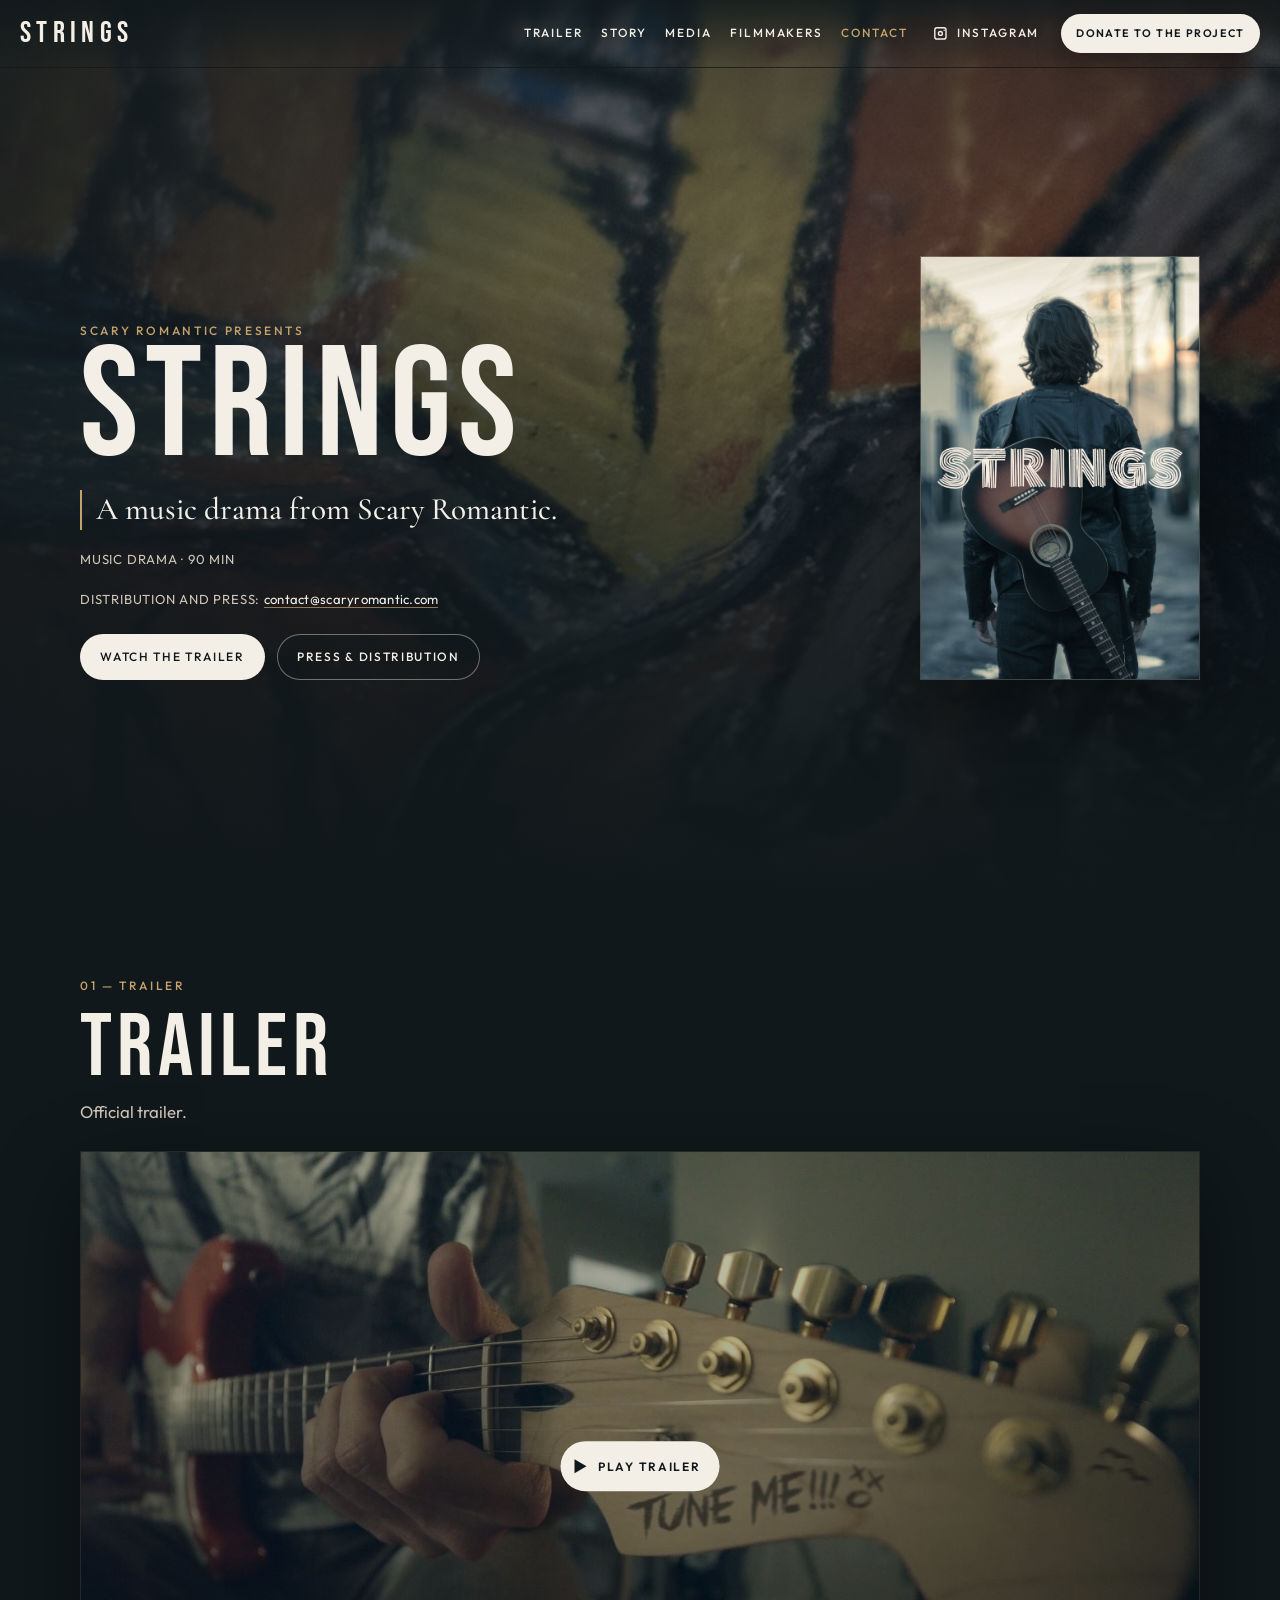
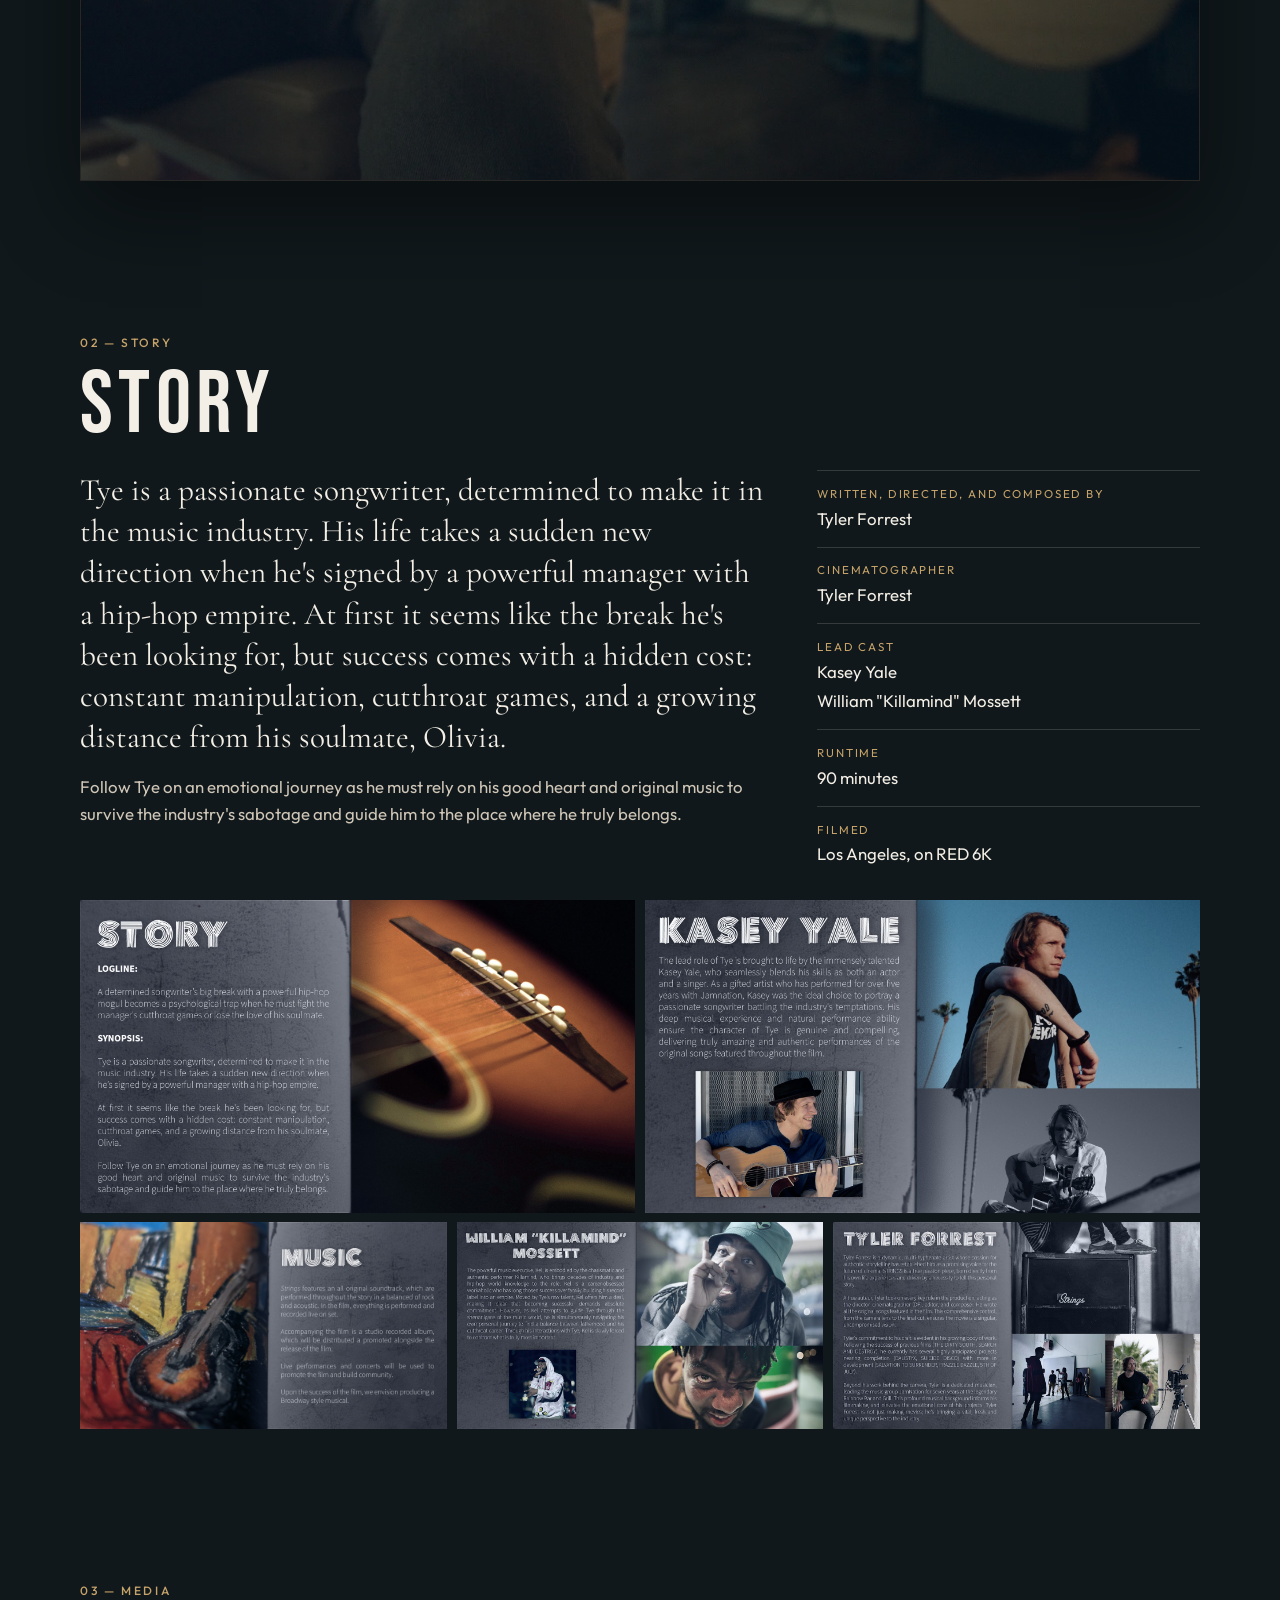
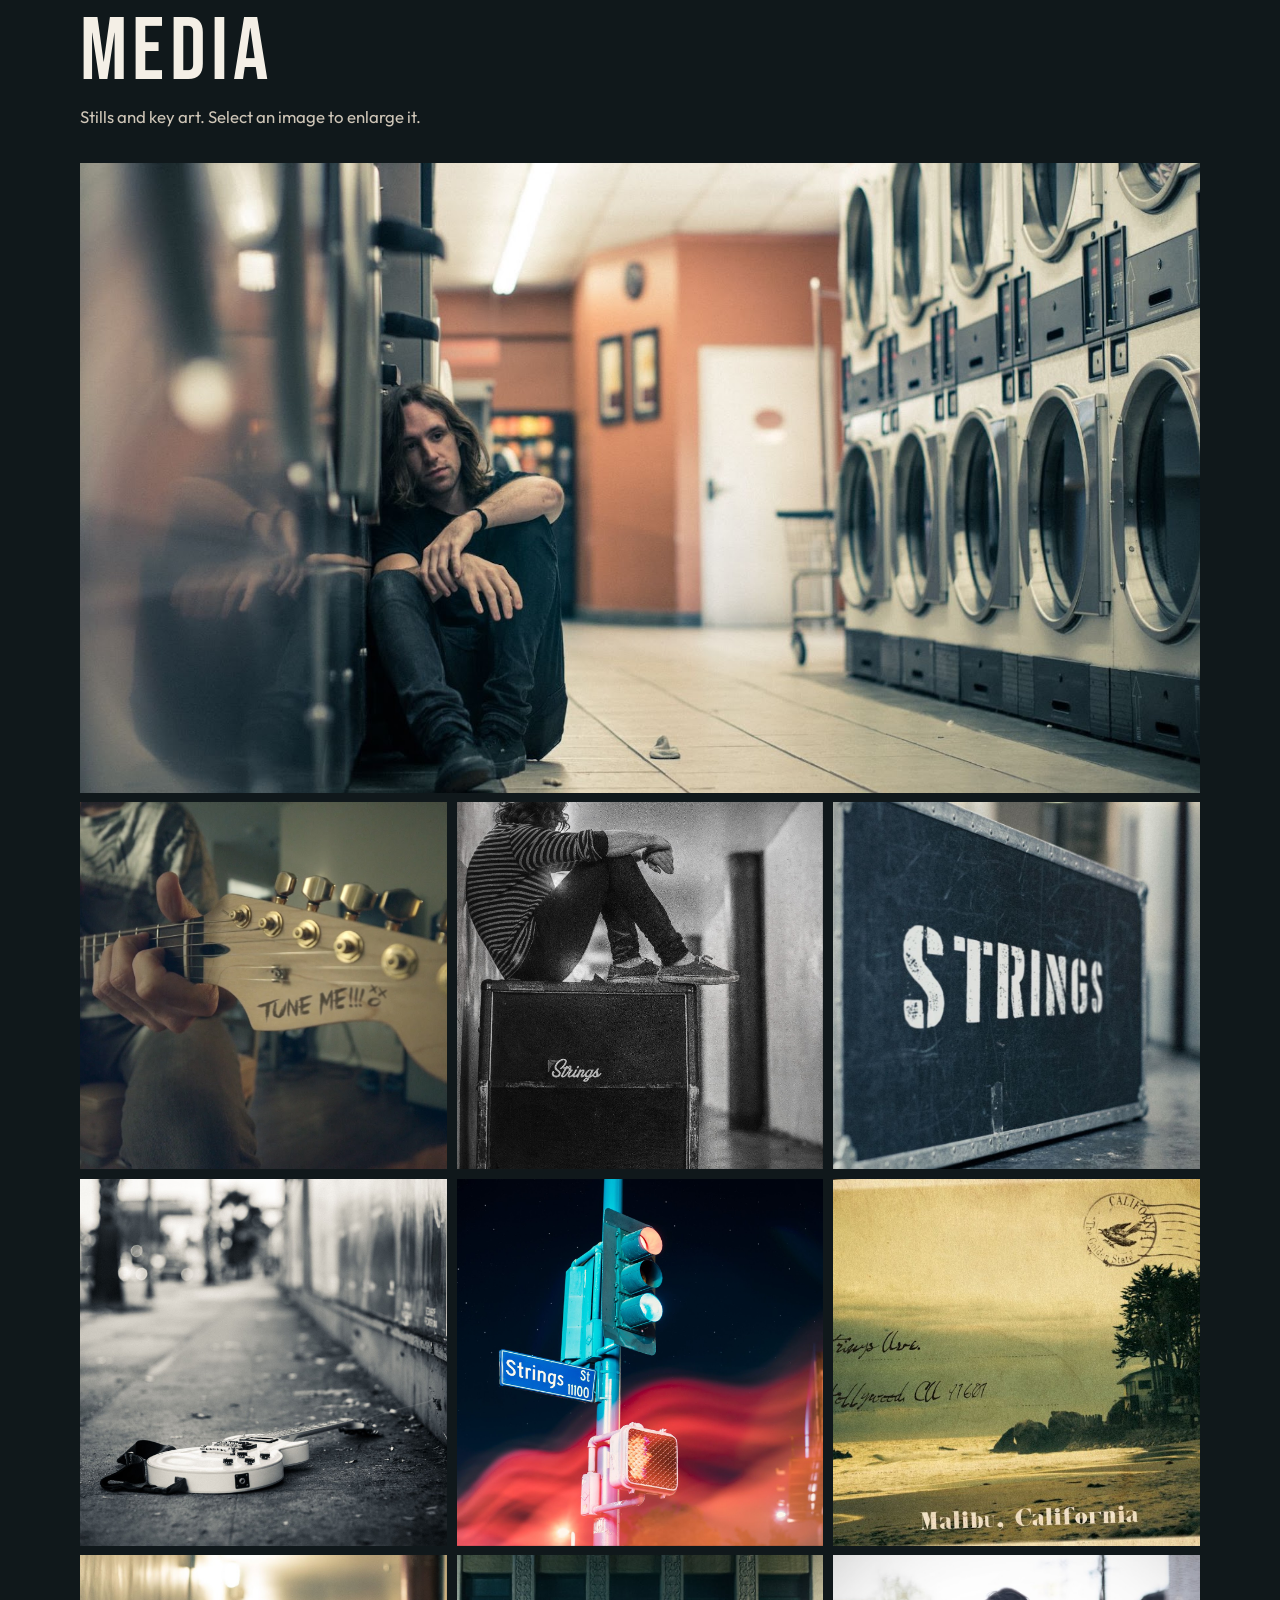
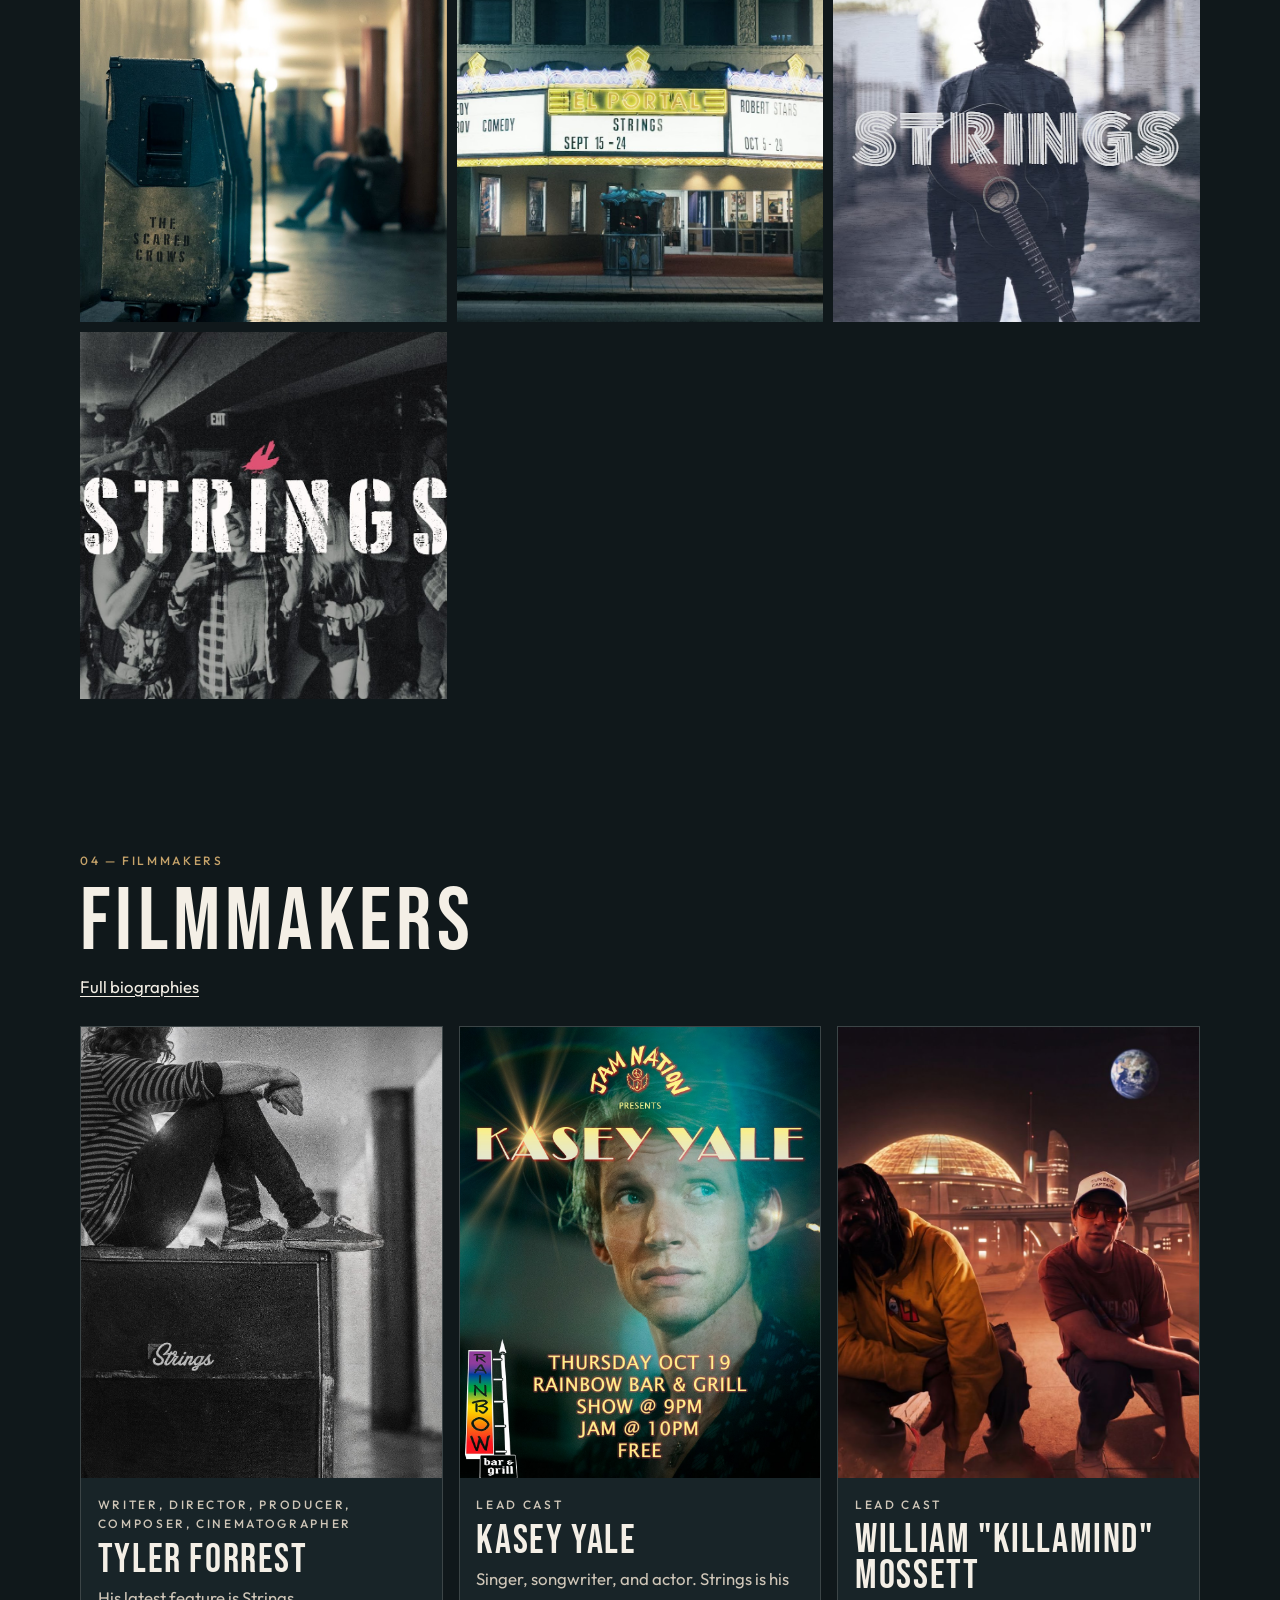
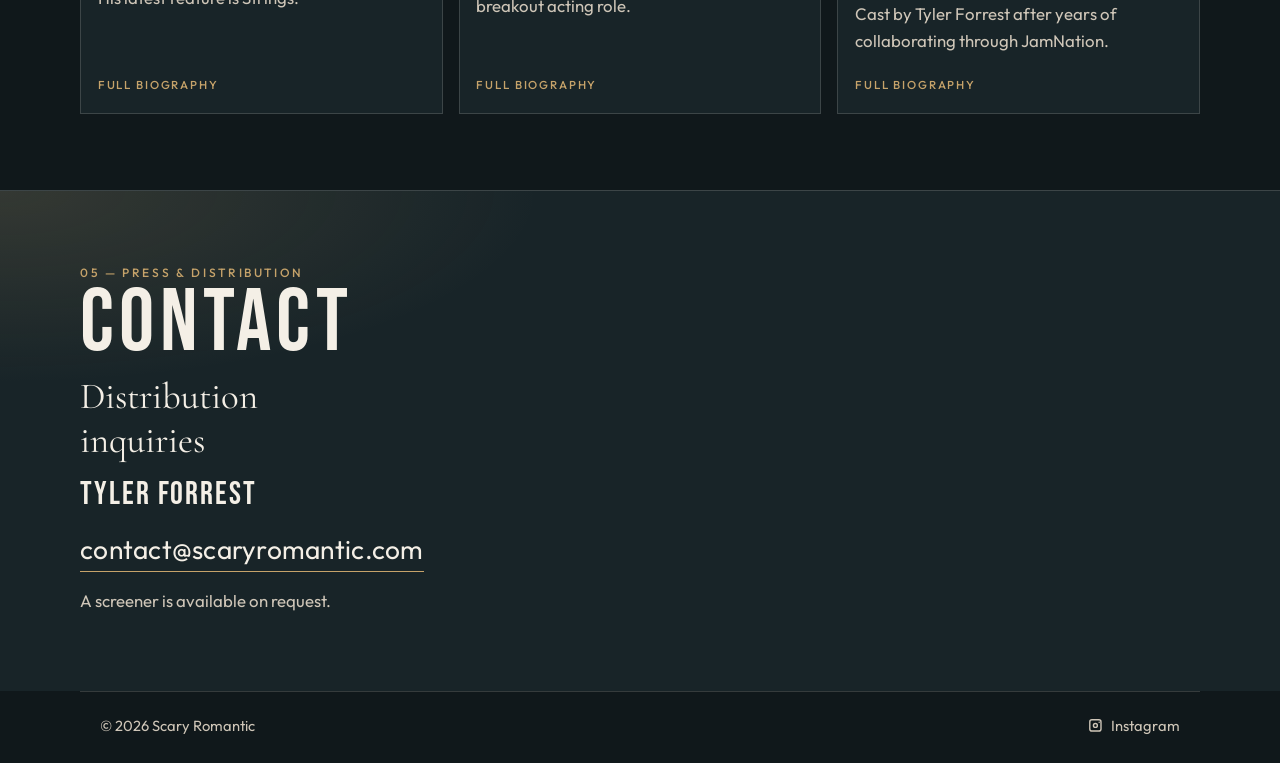
<file: index.html>
<!DOCTYPE html>
<html lang="en">
<head>
  <meta charset="utf-8">
  <meta name="viewport" content="width=device-width, initial-scale=1">
  <title>STRINGS — A music drama from Scary Romantic</title>
  <meta name="description" content="STRINGS, a music drama from Scary Romantic. Distribution and press: contact@scaryromantic.com.">
  <meta name="robots" content="index, follow">
  <meta name="theme-color" content="#10181b">
  <meta name="format-detection" content="telephone=no">
  <link rel="canonical" href="https://www.stringsofficial.com/">
  <meta property="og:type" content="video.movie">
  <meta property="og:site_name" content="STRINGS">
  <meta property="og:locale" content="en_US">
  <meta property="og:title" content="STRINGS">
  <meta property="og:description" content="A music drama from Scary Romantic.">
  <meta property="og:url" content="https://www.stringsofficial.com/">
  <meta property="og:image" content="https://www.stringsofficial.com/assets/hero.jpg">
  <meta property="og:image:width" content="860">
  <meta property="og:image:height" content="1080">
  <meta property="og:image:alt" content="A guitarist from STRINGS, seen from behind, seated and playing under a spotlight.">
  <meta name="twitter:card" content="summary_large_image">
  <meta name="twitter:title" content="STRINGS">
  <meta name="twitter:description" content="A music drama from Scary Romantic.">
  <meta name="twitter:image" content="https://www.stringsofficial.com/assets/hero.jpg">
  <meta name="twitter:image:alt" content="A guitarist from STRINGS, seen from behind, seated and playing under a spotlight.">
  <link rel="icon" href="favicon.svg" type="image/svg+xml">
  <link rel="preconnect" href="https://fonts.googleapis.com">
  <link rel="preconnect" href="https://fonts.gstatic.com" crossorigin>
  <link href="https://fonts.googleapis.com/css2?family=Bebas+Neue&family=Cormorant+Garamond:ital,wght@0,500;0,600;1,500&family=Outfit:wght@300;400;500;600&display=swap" rel="stylesheet">
  <link rel="stylesheet" href="css/styles.css">
  <link rel="preload" as="image" href="assets/hero.jpg">
  <script type="application/ld+json">
  {
    "@context": "https://schema.org",
    "@type": "Movie",
    "name": "Strings",
    "alternativeHeadline": "A music drama from Scary Romantic",
    "description": "Tye, a songwriter, signs with a powerful manager who runs a hip-hop empire. Success costs him through manipulation and cutthroat games, and it pulls him away from his soulmate Olivia. He gets through on his good heart and his original music.",
    "genre": "Music drama",
    "duration": "PT90M",
    "copyrightYear": 2026,
    "inLanguage": "en",
    "countryOfOrigin": {
      "@type": "Country",
      "name": "United States"
    },
    "locationCreated": {
      "@type": "Place",
      "name": "Los Angeles"
    },
    "url": "https://www.stringsofficial.com/",
    "image": [
      "https://www.stringsofficial.com/assets/poster.jpg",
      "https://www.stringsofficial.com/assets/hero.jpg"
    ],
    "director": { "@type": "Person", "name": "Tyler Forrest" },
    "author": { "@type": "Person", "name": "Tyler Forrest" },
    "musicBy": { "@type": "Person", "name": "Tyler Forrest" },
    "contributor": {
      "@type": "Person",
      "name": "Tyler Forrest",
      "jobTitle": "Cinematographer"
    },
    "productionCompany": {
      "@type": "Organization",
      "name": "Scary Romantic",
      "email": "contact@scaryromantic.com"
    },
    "copyrightHolder": {
      "@type": "Organization",
      "name": "Scary Romantic"
    },
    "actor": [
      { "@type": "Person", "name": "Kasey Yale" },
      { "@type": "Person", "name": "William \"Killamind\" Mossett" }
    ],
    "trailer": {
      "@type": "VideoObject",
      "name": "STRINGS trailer",
      "description": "Official trailer for STRINGS, a music drama from Scary Romantic.",
      "embedUrl": "https://www.youtube.com/embed/f74UleON9DM",
      "thumbnailUrl": "https://www.stringsofficial.com/assets/media-stage.jpg"
    },
    "sameAs": "https://instagram.com/stringsmovie"
  }
  </script>
</head>
<body>
  <a class="skip-link" href="#main">Skip to content</a>
  <header class="site-header">
    <a class="wordmark" href="#top">Strings</a>
    <a class="header-donate" href="donate/">Donate to the Project</a>
    <button class="nav-toggle" type="button" aria-expanded="false" aria-controls="site-nav">
      <span class="nav-toggle-bars" aria-hidden="true"></span>
      <span class="visually-hidden">Menu</span>
    </button>
    <nav class="site-nav" id="site-nav" aria-label="Primary">
      <a href="#trailer">Trailer</a>
      <a href="#story">Story</a>
      <a href="#media">Media</a>
      <a href="#filmmakers">Filmmakers</a>
      <a href="#contact">Contact</a>
      <a class="nav-instagram" href="https://instagram.com/stringsmovie">
        <svg viewBox="0 0 24 24" aria-hidden="true"><path d="M7 3h10a4 4 0 0 1 4 4v10a4 4 0 0 1-4 4H7a4 4 0 0 1-4-4V7a4 4 0 0 1 4-4zm10 2H7a2 2 0 0 0-2 2v10a2 2 0 0 0 2 2h10a2 2 0 0 0 2-2V7a2 2 0 0 0-2-2zm-5 3.2A3.8 3.8 0 1 1 8.2 12 3.8 3.8 0 0 1 12 8.2zm0 2A1.8 1.8 0 1 0 13.8 12 1.8 1.8 0 0 0 12 10.2zM17.4 6.6a1 1 0 1 1-1 1 1 1 0 0 1 1-1z"/></svg>
        Instagram
      </a>
    </nav>
  </header>

  <main id="main">
    <section class="hero" id="top">
      <img class="hero-bg" src="assets/hero.jpg" alt="" width="860" height="1080" fetchpriority="high">
      <div class="hero-shade" aria-hidden="true"></div>
      <div class="hero-inner">
        <div class="hero-copy">
          <p class="eyebrow">Scary Romantic Presents</p>
          <h1>Strings</h1>
          <p class="lede">A music drama from Scary Romantic.</p>
          <p class="status-line">Music drama · 90 min</p>
          <p class="status-line">Distribution and press: <a href="mailto:contact@scaryromantic.com">contact@scaryromantic.com</a></p>
          <div class="hero-actions">
            <a class="button button-primary" href="#trailer">Watch the trailer</a>
            <a class="button button-ghost" href="#contact">Press &amp; distribution</a>
          </div>
        </div>
        <img class="poster-card" src="assets/poster.jpg" width="1349" height="2048" alt="STRINGS one-sheet poster. A guitarist sits on a stool under a spotlight." decoding="async">
      </div>
    </section>

    <section class="section" id="trailer">
      <div class="section-head">
        <p class="section-kicker">01 — Trailer</p>
        <h2 class="section-title">Trailer</h2>
        <p class="section-note">Official trailer.</p>
      </div>
      <div class="frame frame-16x9">
        <a class="trailer-facade" href="https://www.youtube.com/watch?v=f74UleON9DM" data-youtube="f74UleON9DM" hidden>
          <img src="assets/media-stage.jpg" width="1664" height="1080" alt="">
          <span class="play-badge"><span class="play-triangle" aria-hidden="true"></span> Play trailer</span>
        </a>
        <script>document.currentScript.previousElementSibling.hidden = false;</script>
        <noscript>
          <iframe src="https://www.youtube-nocookie.com/embed/f74UleON9DM" title="STRINGS official trailer" loading="lazy" allow="accelerometer; autoplay; clipboard-write; encrypted-media; gyroscope; picture-in-picture; web-share" allowfullscreen></iframe>
        </noscript>
      </div>
    </section>

    <section class="section" id="story">
      <div class="section-head">
        <p class="section-kicker">02 — Story</p>
        <h2 class="section-title">Story</h2>
      </div>
      <div class="story-layout">
        <div class="story-copy">
          <p class="synopsis">Tye is a passionate songwriter, determined to make it in the music industry. His life takes a sudden new direction when he's signed by a powerful manager with a hip-hop empire. At first it seems like the break he's been looking for, but success comes with a hidden cost: constant manipulation, cutthroat games, and a growing distance from his soulmate, Olivia.</p>
          <p>Follow Tye on an emotional journey as he must rely on his good heart and original music to survive the industry's sabotage and guide him to the place where he truly belongs.</p>
        </div>
        <dl class="credits">
          <div>
            <dt>Written, directed, and composed by</dt>
            <dd>Tyler Forrest</dd>
          </div>
          <div>
            <dt>Cinematographer</dt>
            <dd>Tyler Forrest</dd>
          </div>
          <div>
            <dt>Lead Cast</dt>
            <dd>Kasey Yale</dd>
            <dd>William "Killamind" Mossett</dd>
          </div>
          <div>
            <dt>Runtime</dt>
            <dd>90 minutes</dd>
          </div>
          <div>
            <dt>Filmed</dt>
            <dd>Los Angeles, on RED 6K</dd>
          </div>
        </dl>
      </div>
      <div class="stills">
        <button class="shot" type="button" data-lightbox>
          <img src="assets/story-studio.jpg" width="1920" height="1080" alt="Two musicians in a studio, one in a black cap and one in a black beanie, both holding acoustic guitars." loading="lazy" decoding="async">
        </button>
        <button class="shot" type="button" data-lightbox>
          <img src="assets/story-pair.jpg" width="1920" height="1080" alt="Two men stand together, one holding an acoustic guitar, against a dark background with a red light streak." loading="lazy" decoding="async">
        </button>
        <button class="shot" type="button" data-lightbox>
          <img src="assets/story-back.jpg" width="1920" height="1080" alt="A guitarist seen from behind, seated and playing under a bright spotlight." loading="lazy" decoding="async">
        </button>
        <button class="shot" type="button" data-lightbox>
          <img src="assets/story-stage.jpg" width="1280" height="720" alt="A guitarist sings into a microphone on a dark stage, with STRINGS on the screen behind him." loading="lazy" decoding="async">
        </button>
        <button class="shot" type="button" data-lightbox>
          <img src="assets/story-night.jpg" width="1280" height="720" alt="Still from STRINGS." loading="lazy" decoding="async">
        </button>
      </div>
    </section>

    <section class="section" id="media">
      <div class="section-head">
        <p class="section-kicker">03 — Media</p>
        <h2 class="section-title">Media</h2>
        <p class="section-note">Stills and key art. Select an image to enlarge it.</p>
      </div>
      <div class="gallery">
        <button class="shot" type="button" data-lightbox>
          <img src="assets/media-rooftop.jpg" width="2000" height="961" alt="Musicians on a rooftop at golden hour. One plays acoustic guitar while the other sits beside him." loading="lazy" decoding="async">
        </button>
        <button class="shot" type="button" data-lightbox>
          <img src="assets/media-stage.jpg" width="1664" height="1080" alt="A guitarist in a cap and white T-shirt performs on a dim stage." loading="lazy" decoding="async">
        </button>
        <button class="shot" type="button" data-lightbox>
          <img src="assets/media-closeup.jpg" width="1349" height="1349" alt="Close portrait of a bearded man in a black T-shirt, looking off camera." loading="lazy" decoding="async">
        </button>
        <button class="shot" type="button" data-lightbox>
          <img src="assets/media-mirror.jpg" width="2000" height="961" alt="A man in a black cap and white T-shirt takes a mirror selfie in a tiled bathroom." loading="lazy" decoding="async">
        </button>
        <button class="shot" type="button" data-lightbox>
          <img src="assets/media-square.jpg" width="1280" height="1280" alt="Still from STRINGS." loading="lazy" decoding="async">
        </button>
        <button class="shot" type="button" data-lightbox>
          <img src="assets/media-session.jpg" width="1280" height="1280" alt="Still from STRINGS." loading="lazy" decoding="async">
        </button>
        <button class="shot" type="button" data-lightbox>
          <img src="assets/media-wide.jpg" width="1280" height="615" alt="Still from STRINGS." loading="lazy" decoding="async">
        </button>
        <button class="shot" type="button" data-lightbox>
          <img src="assets/media-stand.jpg" width="1280" height="1754" alt="Still from STRINGS." loading="lazy" decoding="async">
        </button>
        <button class="shot" type="button" data-lightbox>
          <img src="assets/media-room.jpg" width="1280" height="831" alt="Still from STRINGS." loading="lazy" decoding="async">
        </button>
        <button class="shot" type="button" data-lightbox>
          <img src="assets/media-frame.jpg" width="1280" height="831" alt="Still from STRINGS." loading="lazy" decoding="async">
        </button>
        <button class="shot" type="button" data-lightbox>
          <img src="assets/media-detail.jpg" width="1280" height="831" alt="Still from STRINGS." loading="lazy" decoding="async">
        </button>
      </div>
    </section>

    <section class="section" id="filmmakers">
      <div class="section-head">
        <p class="section-kicker">04 — Filmmakers</p>
        <h2 class="section-title">Filmmakers</h2>
        <p class="section-note"><a href="filmmakers/">Full biographies</a></p>
      </div>
      <div class="cast-grid">
        <article class="cast-card">
          <img class="crop-tyler" src="assets/media-closeup.jpg" width="1349" height="1349" alt="Tyler Forrest in a black T-shirt." loading="lazy" decoding="async">
          <div class="cast-body">
            <p class="section-kicker">Writer, director, producer, composer, cinematographer</p>
            <h3>Tyler Forrest</h3>
            <p>His latest feature is Strings.</p>
            <a class="text-link" href="filmmakers/#tyler">Full biography</a>
          </div>
        </article>
        <article class="cast-card">
          <img class="crop-kasey" src="assets/kasey-yale.jpg" width="1116" height="1500" alt="Kasey Yale, in a white T-shirt and silver chain, looking into the camera." loading="lazy" decoding="async">
          <div class="cast-body">
            <p class="section-kicker">Lead Cast</p>
            <h3>Kasey Yale</h3>
            <p>Singer, songwriter, and actor. Strings is his breakout acting role.</p>
            <a class="text-link" href="filmmakers/#kasey">Full biography</a>
          </div>
        </article>
        <article class="cast-card">
          <img class="crop-william" src="assets/william-mossett.jpg" width="1180" height="1143" alt="William Killamind Mossett, in a black cap and dark jacket, smiling in a mirror selfie." loading="lazy" decoding="async">
          <div class="cast-body">
            <p class="section-kicker">Lead Cast</p>
            <h3>William "Killamind" Mossett</h3>
            <p>Cast by Tyler Forrest after years of collaborating through JamNation.</p>
            <a class="text-link" href="filmmakers/#william">Full biography</a>
          </div>
        </article>
      </div>
    </section>

    <section class="contact-band" id="contact">
      <div class="contact-inner">
        <p class="section-kicker">05 — Press &amp; distribution</p>
        <h2 class="section-title">Contact</h2>
        <p class="contact-lead">Distribution inquiries</p>
        <p class="contact-name">Tyler Forrest</p>
        <a class="contact-email" href="mailto:contact@scaryromantic.com">contact@scaryromantic.com</a>
        <p class="contact-note">A screener is available on request.</p>
      </div>
    </section>
  </main>

  <footer class="site-footer">
    <p>© 2026 Scary Romantic</p>
    <a href="https://instagram.com/stringsmovie">
      <svg viewBox="0 0 24 24" aria-hidden="true"><path d="M7 3h10a4 4 0 0 1 4 4v10a4 4 0 0 1-4 4H7a4 4 0 0 1-4-4V7a4 4 0 0 1 4-4zm10 2H7a2 2 0 0 0-2 2v10a2 2 0 0 0 2 2h10a2 2 0 0 0 2-2V7a2 2 0 0 0-2-2zm-5 3.2A3.8 3.8 0 1 1 8.2 12 3.8 3.8 0 0 1 12 8.2zm0 2A1.8 1.8 0 1 0 13.8 12 1.8 1.8 0 0 0 12 10.2zM17.4 6.6a1 1 0 1 1-1 1 1 1 0 0 1 1-1z"/></svg>
      Instagram
    </a>
  </footer>

  <dialog class="lightbox" aria-label="Enlarged still">
    <button class="lightbox-close" type="button" data-close aria-label="Close">×</button>
    <img alt="">
  </dialog>
  <script src="js/site.js"></script>
</body>
</html>
</file>
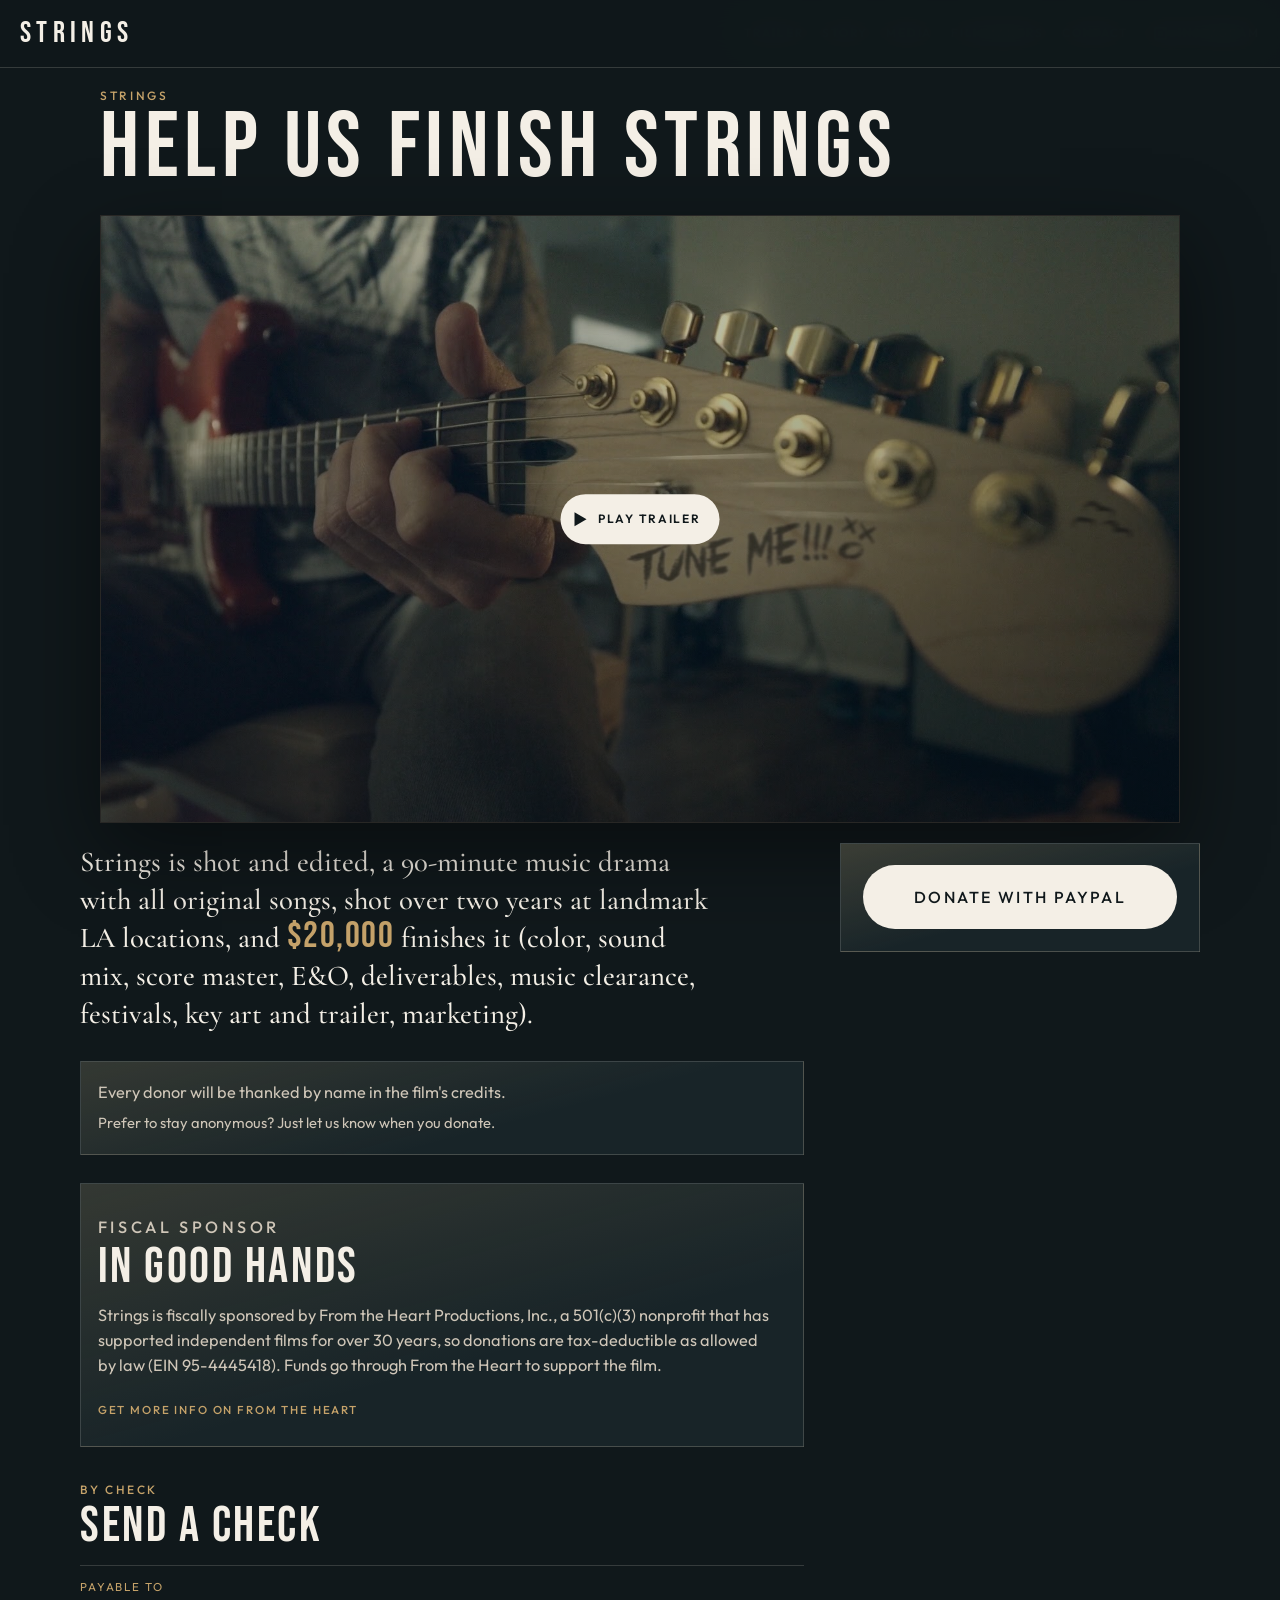
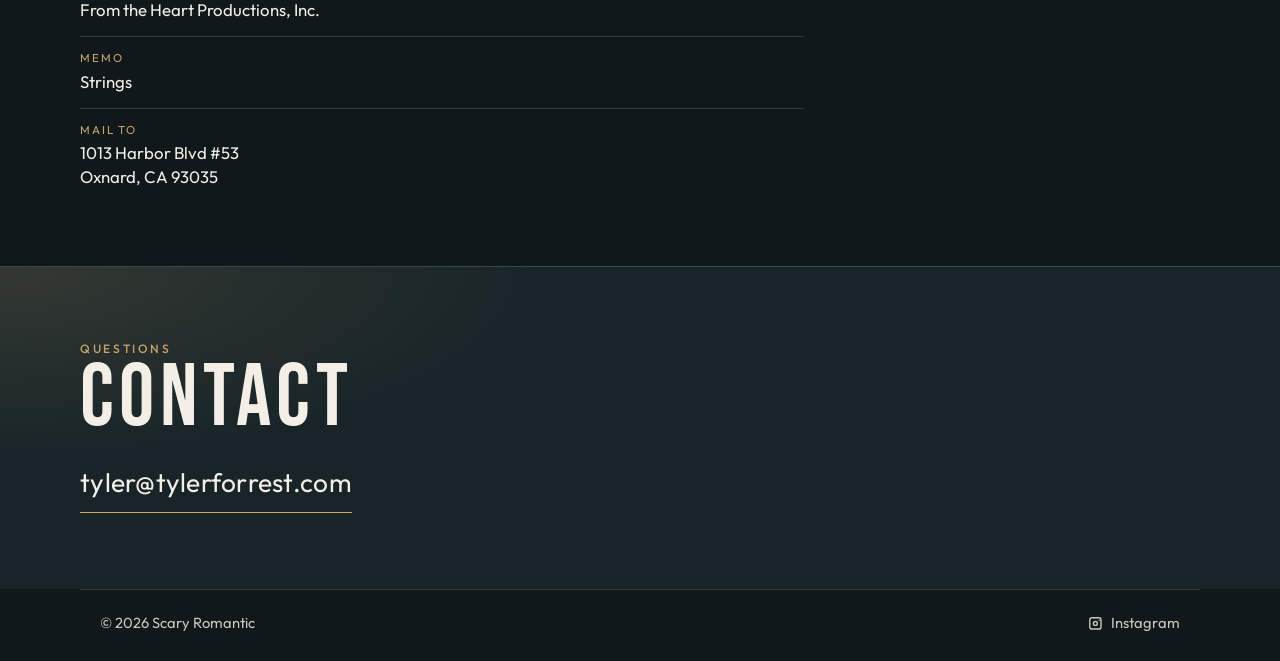
<file: donate/index.html>
<!DOCTYPE html>
<html lang="en">
<head>
  <meta charset="utf-8">
  <meta name="viewport" content="width=device-width, initial-scale=1">
  <title>Donate to the Project | STRINGS</title>
  <meta name="description" content="Help finish Strings, a 90-minute music drama. Donations through From the Heart Productions, Inc. are tax-deductible to the extent allowed by law.">
  <meta name="robots" content="index, follow">
  <meta name="theme-color" content="#10181b">
  <meta name="format-detection" content="telephone=no">
  <link rel="canonical" href="https://www.stringsofficial.com/donate/">
  <meta property="og:type" content="website">
  <meta property="og:site_name" content="STRINGS">
  <meta property="og:locale" content="en_US">
  <meta property="og:title" content="Donate to the Project | STRINGS">
  <meta property="og:description" content="Help finish Strings. Donations are tax-deductible through From the Heart Productions, Inc.">
  <meta property="og:url" content="https://www.stringsofficial.com/donate/">
  <meta property="og:image" content="https://www.stringsofficial.com/assets/hero.jpg">
  <meta property="og:image:width" content="860">
  <meta property="og:image:height" content="1080">
  <meta property="og:image:alt" content="A guitarist from STRINGS, seen from behind, seated and playing under a spotlight.">
  <meta name="twitter:card" content="summary_large_image">
  <meta name="twitter:title" content="Donate to the Project | STRINGS">
  <meta name="twitter:description" content="Help finish Strings. Donations are tax-deductible through From the Heart Productions, Inc.">
  <meta name="twitter:image" content="https://www.stringsofficial.com/assets/hero.jpg">
  <meta name="twitter:image:alt" content="A guitarist from STRINGS, seen from behind, seated and playing under a spotlight.">
  <link rel="icon" href="../favicon.svg" type="image/svg+xml">
  <link rel="preconnect" href="https://fonts.googleapis.com">
  <link rel="preconnect" href="https://fonts.gstatic.com" crossorigin>
  <link href="https://fonts.googleapis.com/css2?family=Bebas+Neue&family=Cormorant+Garamond:ital,wght@0,500;0,600;1,500&family=Outfit:wght@300;400;500;600&display=swap" rel="stylesheet">
  <link rel="stylesheet" href="../css/styles.css">
</head>
<body class="donate-page">
  <a class="skip-link" href="#main">Skip to content</a>
  <header class="site-header is-solid">
    <a class="wordmark" href="../">Strings</a>
    <button class="nav-toggle" type="button" aria-expanded="false" aria-controls="site-nav">
      <span class="nav-toggle-bars" aria-hidden="true"></span>
      <span class="visually-hidden">Menu</span>
    </button>
    <nav class="site-nav" id="site-nav" aria-label="Primary">
      <a href="../#trailer">Trailer</a>
      <a href="../#story">Story</a>
      <a href="../#media">Media</a>
      <a href="../filmmakers/">Filmmakers</a>
      <a href="../#contact">Contact</a>
      <a class="nav-instagram" href="https://instagram.com/stringsmovie">
        <svg viewBox="0 0 24 24" aria-hidden="true"><path d="M7 3h10a4 4 0 0 1 4 4v10a4 4 0 0 1-4 4H7a4 4 0 0 1-4-4V7a4 4 0 0 1 4-4zm10 2H7a2 2 0 0 0-2 2v10a2 2 0 0 0 2 2h10a2 2 0 0 0 2-2V7a2 2 0 0 0-2-2zm-5 3.2A3.8 3.8 0 1 1 8.2 12 3.8 3.8 0 0 1 12 8.2zm0 2A1.8 1.8 0 1 0 13.8 12 1.8 1.8 0 0 0 12 10.2zM17.4 6.6a1 1 0 1 1-1 1 1 1 0 0 1 1-1z"/></svg>
        Instagram
      </a>
    </nav>
  </header>

  <main id="main">
    <header class="page-hero donate-hero">
      <p class="eyebrow">Strings</p>
      <h1>Help Us Finish Strings</h1>
      <div class="frame frame-16x9 banner-still">
        <a class="trailer-facade" href="https://www.youtube.com/watch?v=f74UleON9DM" data-youtube="f74UleON9DM" hidden>
          <img src="../assets/media-stage.jpg" width="1664" height="1080" alt="">
          <span class="play-badge"><span class="play-triangle" aria-hidden="true"></span> Play trailer</span>
        </a>
        <script>document.currentScript.previousElementSibling.hidden = false;</script>
        <noscript>
          <iframe src="https://www.youtube-nocookie.com/embed/f74UleON9DM" title="STRINGS official trailer" loading="lazy" allow="accelerometer; autoplay; clipboard-write; encrypted-media; gyroscope; picture-in-picture; web-share" allowfullscreen></iframe>
        </noscript>
      </div>
    </header>

    <section class="section section-tight" aria-labelledby="donate-heading">
      <h2 id="donate-heading" class="visually-hidden">Donate</h2>
      <div class="donate-layout">
        <div class="donate-intro">
          <p class="donate-copy">Strings is shot and edited, a 90-minute music drama with all original songs, shot over two years at landmark LA locations, and <strong class="donate-amount">$20,000</strong> finishes it (color, sound mix, score master, E&amp;O, deliverables, music clearance, festivals, key art and trailer, marketing).</p>
        </div>

        <!-- PayPal URL and QR image: edit DONATE_URL and DONATE_QR_SRC in js/donate.js -->
        <aside class="donate-pay" aria-label="PayPal">
          <a class="button button-primary button-donate" id="donate-paypal" href="https://www.paypal.com/donate/?hosted_button_id=KAPWYJ6Y4DD6A" target="_blank" rel="noopener noreferrer">Donate with PayPal</a>
          <figure class="donate-qr" id="donate-qr" hidden>
            <div class="donate-qr-frame" id="donate-qr-frame"></div>
            <figcaption>Scan to donate with PayPal</figcaption>
          </figure>
        </aside>

        <div class="donate-more">
          <section class="donate-trust" aria-labelledby="donor-credit">
            <p id="donor-credit">Every donor will be thanked by name in the film's credits.</p>
            <p class="donate-anon">Prefer to stay anonymous? Just let us know when you donate.</p>
          </section>
          <section class="donate-trust" aria-labelledby="sponsor-heading">
            <p class="section-kicker">Fiscal sponsor</p>
            <h2 class="donate-heading" id="sponsor-heading">In good hands</h2>
            <p>Strings is fiscally sponsored by From the Heart Productions, Inc., a 501(c)(3) nonprofit that has supported independent films for over 30 years, so donations are tax-deductible as allowed by law (EIN 95-4445418). Funds go through From the Heart to support the film.</p>
            <a class="text-link" href="https://www.fromtheheartproductions.com" target="_blank" rel="noopener noreferrer">Get more info on From the Heart<span class="visually-hidden"> (opens in a new tab)</span></a>
          </section>
          <div class="donate-block">
            <p class="section-kicker">By check</p>
            <h2 class="donate-heading">Send a check</h2>
            <dl class="donate-facts">
              <div>
                <dt>Payable to</dt>
                <dd>From the Heart Productions, Inc.</dd>
              </div>
              <div>
                <dt>Memo</dt>
                <dd>Strings</dd>
              </div>
              <div>
                <dt>Mail to</dt>
                <dd>1013 Harbor Blvd #53<br>Oxnard, CA 93035</dd>
              </div>
            </dl>
          </div>
        </div>
      </div>
    </section>

    <section class="contact-band donate-contact" id="contact">
      <div class="contact-inner">
        <p class="section-kicker">Questions</p>
        <h2 class="section-title">Contact</h2>
        <a class="contact-email" href="mailto:tyler@tylerforrest.com">tyler@tylerforrest.com</a>
      </div>
    </section>
  </main>

  <footer class="site-footer">
    <p>© 2026 Scary Romantic</p>
    <a href="https://instagram.com/stringsmovie">
      <svg viewBox="0 0 24 24" aria-hidden="true"><path d="M7 3h10a4 4 0 0 1 4 4v10a4 4 0 0 1-4 4H7a4 4 0 0 1-4-4V7a4 4 0 0 1 4-4zm10 2H7a2 2 0 0 0-2 2v10a2 2 0 0 0 2 2h10a2 2 0 0 0 2-2V7a2 2 0 0 0-2-2zm-5 3.2A3.8 3.8 0 1 1 8.2 12 3.8 3.8 0 0 1 12 8.2zm0 2A1.8 1.8 0 1 0 13.8 12 1.8 1.8 0 0 0 12 10.2zM17.4 6.6a1 1 0 1 1-1 1 1 1 0 0 1 1-1z"/></svg>
      Instagram
    </a>
  </footer>
  <script src="../js/site.js"></script>
  <script src="../js/donate.js"></script>
</body>
</html>
</file>
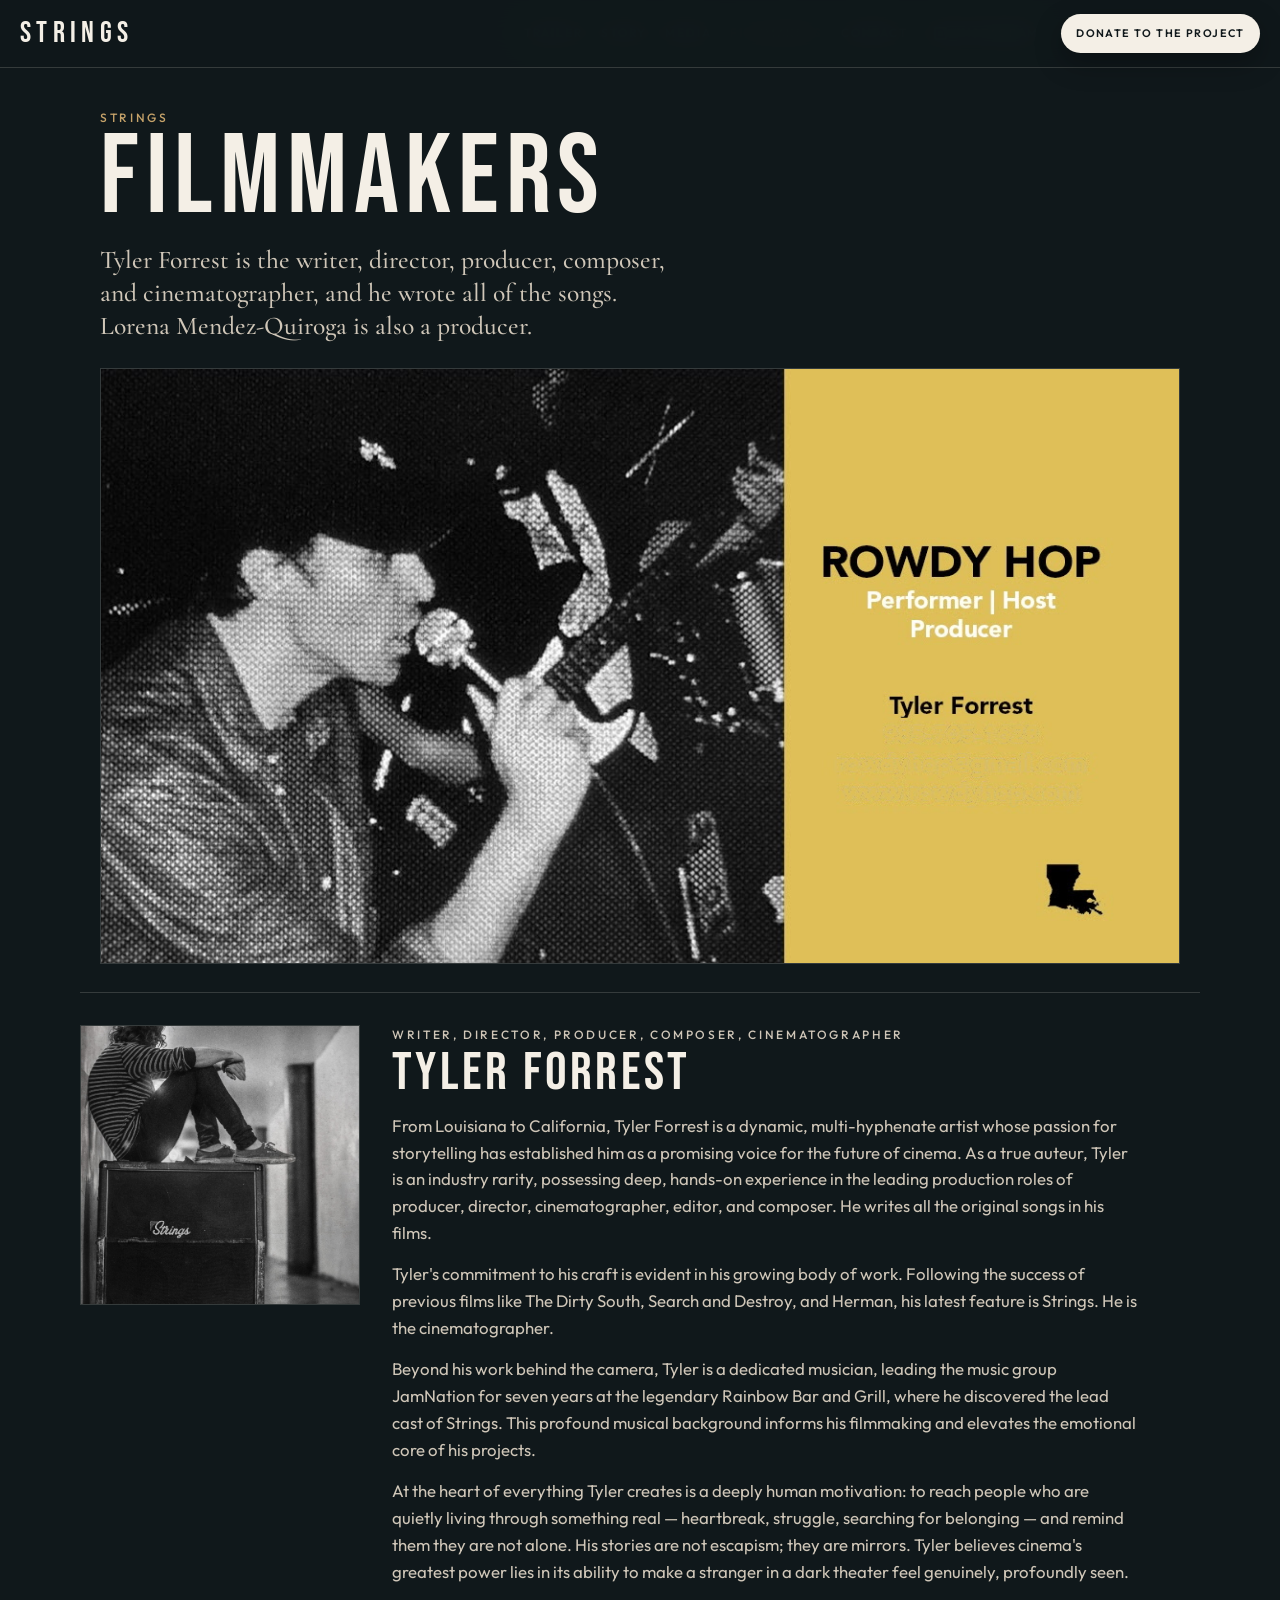
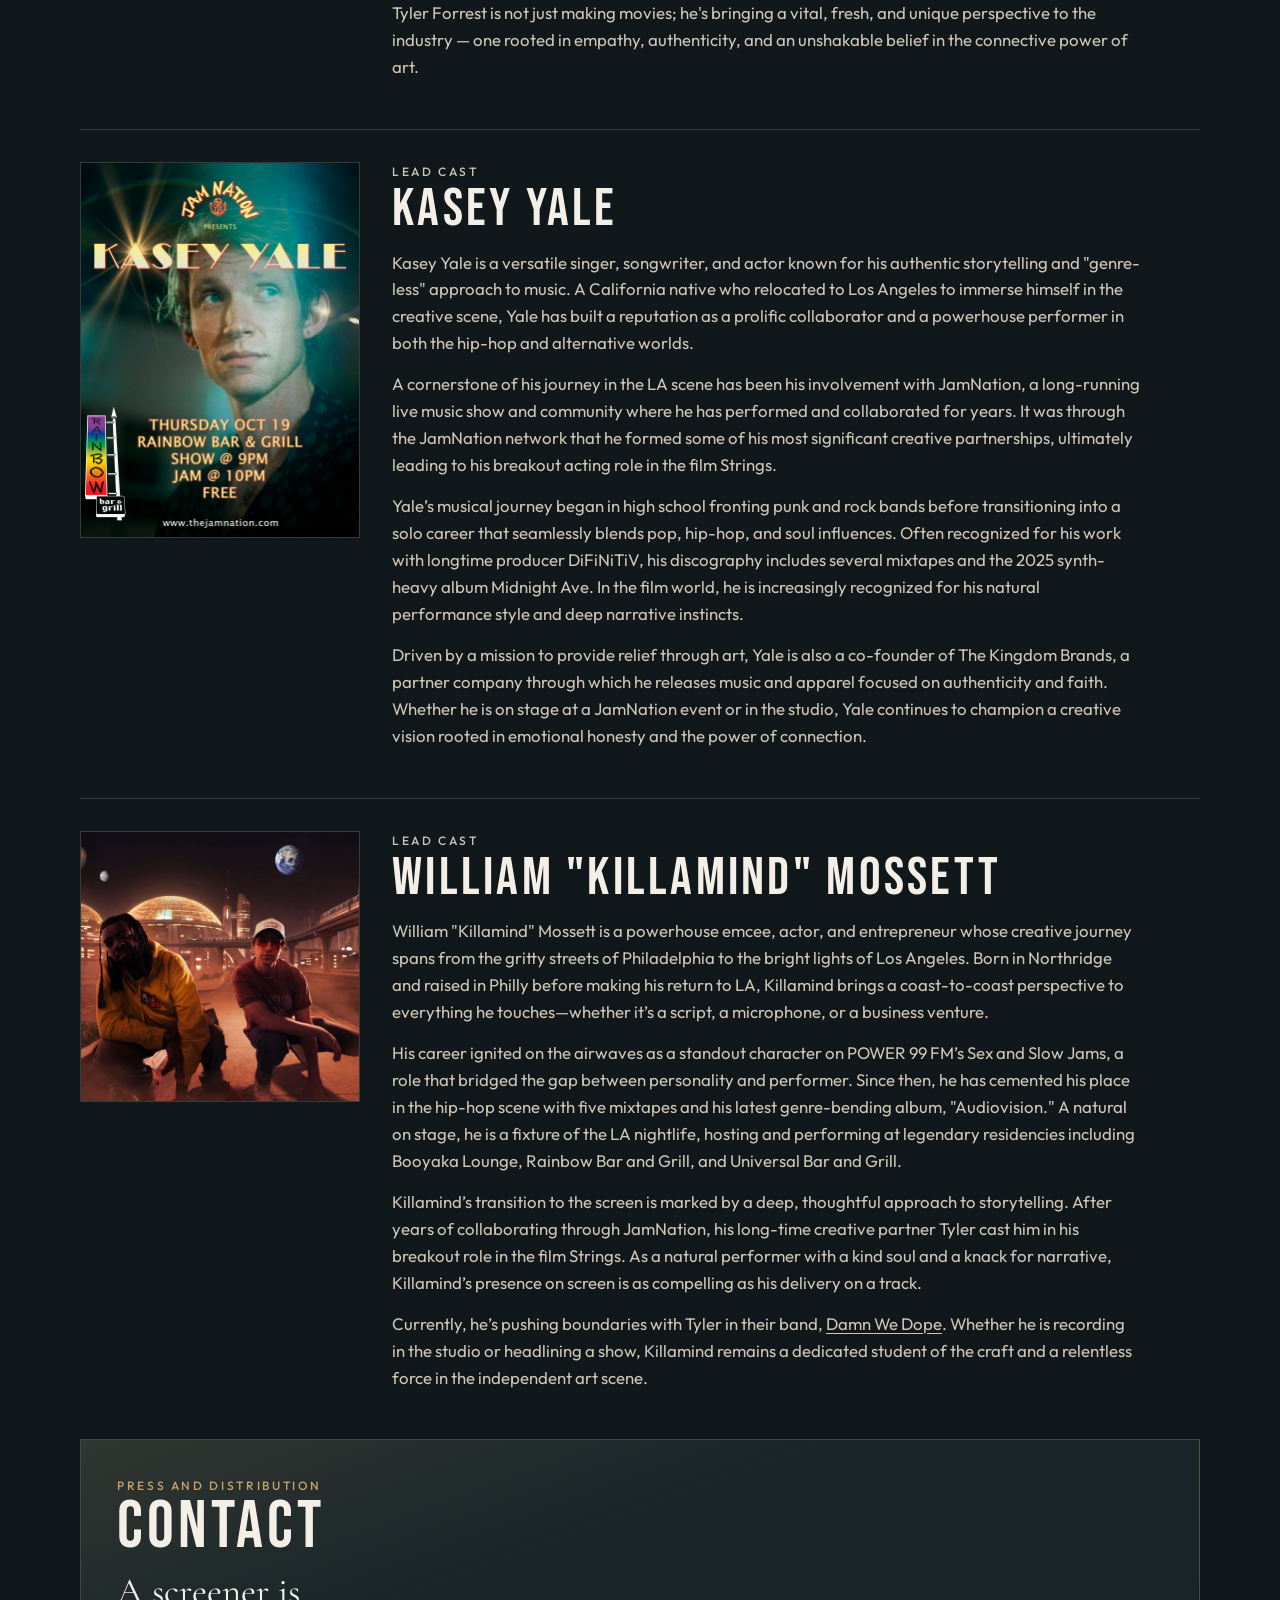
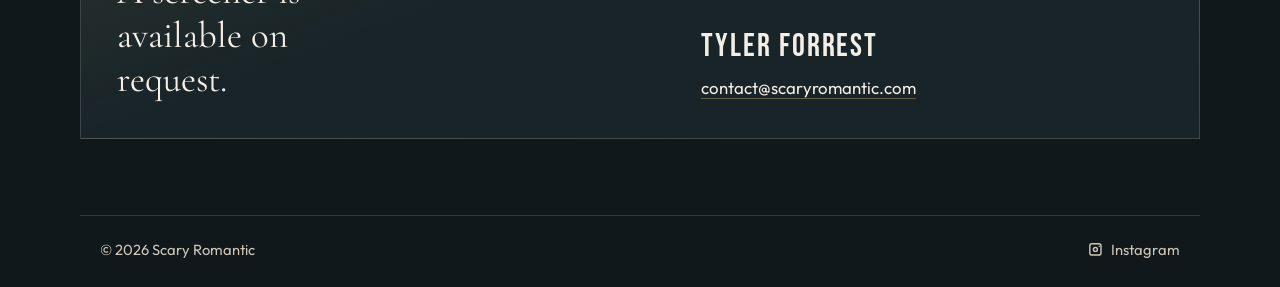
<file: filmmakers/index.html>
<!DOCTYPE html>
<html lang="en">
<head>
  <meta charset="utf-8">
  <meta name="viewport" content="width=device-width, initial-scale=1">
  <title>Filmmakers — STRINGS</title>
  <meta name="description" content="Tyler Forrest wrote, directed, produced, and composed STRINGS, and he is the cinematographer.
Kasey Yale
William Killamind Mossett">
  <meta name="robots" content="index, follow">
  <meta name="format-detection" content="telephone=no">
  <link rel="canonical" href="https://www.stringsofficial.com/filmmakers/">
  <meta property="og:type" content="website">
  <meta property="og:site_name" content="STRINGS">
  <meta property="og:locale" content="en_US">
  <meta property="og:title" content="Filmmakers — STRINGS">
  <meta property="og:description" content="Tyler Forrest
Kasey Yale
William Killamind Mossett">
  <meta property="og:url" content="https://www.stringsofficial.com/filmmakers/">
  <meta property="og:image" content="https://www.stringsofficial.com/assets/filmmakers-banner.jpg">
  <meta property="og:image:width" content="1125">
  <meta property="og:image:height" content="620">
  <meta property="og:image:alt" content="Tyler Forrest
William Killamind Mossett
Kasey Yale
in front of a STRINGS backdrop.">
  <meta name="twitter:card" content="summary_large_image">
  <meta name="twitter:title" content="Filmmakers — STRINGS">
  <meta name="twitter:description" content="Tyler Forrest
Kasey Yale
William Killamind Mossett">
  <meta name="twitter:image" content="https://www.stringsofficial.com/assets/filmmakers-banner.jpg">
  <meta name="theme-color" content="#10181b">
  <link rel="icon" href="../favicon.svg" type="image/svg+xml">
  <link rel="preconnect" href="https://fonts.googleapis.com">
  <link rel="preconnect" href="https://fonts.gstatic.com" crossorigin>
  <link href="https://fonts.googleapis.com/css2?family=Bebas+Neue&family=Cormorant+Garamond:ital,wght@0,500;0,600;1,500&family=Outfit:wght@300;400;500;600&display=swap" rel="stylesheet">
  <link rel="stylesheet" href="../css/styles.css">
</head>
<body>
  <a class="skip-link" href="#main">Skip to content</a>
  <header class="site-header is-solid">
    <a class="wordmark" href="../">Strings</a>
    <a class="header-donate" href="../donate/">Donate to the Project</a>
    <button class="nav-toggle" type="button" aria-expanded="false" aria-controls="site-nav">
      <span class="nav-toggle-bars" aria-hidden="true"></span>
      <span class="visually-hidden">Menu</span>
    </button>
    <nav class="site-nav" id="site-nav" aria-label="Primary">
      <a href="../#trailer">Trailer</a>
      <a href="../#story">Story</a>
      <a href="../#media">Media</a>
      <a href="../filmmakers/" aria-current="page">Filmmakers</a>
      <a href="../#contact">Contact</a>
      <a class="nav-instagram" href="https://instagram.com/stringsmovie">
        <svg viewBox="0 0 24 24" aria-hidden="true"><path d="M7 3h10a4 4 0 0 1 4 4v10a4 4 0 0 1-4 4H7a4 4 0 0 1-4-4V7a4 4 0 0 1 4-4zm10 2H7a2 2 0 0 0-2 2v10a2 2 0 0 0 2 2h10a2 2 0 0 0 2-2V7a2 2 0 0 0-2-2zm-5 3.2A3.8 3.8 0 1 1 8.2 12 3.8 3.8 0 0 1 12 8.2zm0 2A1.8 1.8 0 1 0 13.8 12 1.8 1.8 0 0 0 12 10.2zM17.4 6.6a1 1 0 1 1-1 1 1 1 0 0 1 1-1z"/></svg>
        Instagram
      </a>
    </nav>
  </header>

  <main id="main">
    <header class="page-hero">
      <p class="eyebrow">Strings</p>
      <h1>Filmmakers</h1>
      <p class="lede">Tyler Forrest is the writer, director, producer, composer, and cinematographer, and he wrote all of the songs. Lorena Mendez-Quiroga is also a producer.</p>
      <img class="banner-still" src="../assets/filmmakers-banner.jpg" width="1125" height="620" alt="Tyler Forrest
William Killamind Mossett
Kasey Yale
stand together in front of a STRINGS backdrop.">
    </header>

    <section class="section section-tight">
      <div class="people">
        <article class="person" id="tyler">
          <img class="person-photo" src="../assets/media-closeup.jpg" width="1349" height="1349" alt="Tyler Forrest in a black T-shirt.">
          <div class="person-copy">
            <p class="section-kicker">Writer, director, producer, composer, cinematographer</p>
            <h2>Tyler Forrest</h2>
            <p>From Louisiana to California, Tyler Forrest is a dynamic, multi-hyphenate artist whose passion for storytelling has established him as a promising voice for the future of cinema. As a true auteur, Tyler is an industry rarity, possessing deep, hands-on experience in the leading production roles of producer, director, cinematographer, editor, and composer. He writes all the original songs in his films.</p>
            <p>Tyler's commitment to his craft is evident in his growing body of work. Following the success of previous films like The Dirty South, Search and Destroy, and Herman, his latest feature is Strings. He is the cinematographer.</p>
            <p>Beyond his work behind the camera, Tyler is a dedicated musician, leading the music group JamNation for seven years at the legendary Rainbow Bar and Grill, where he discovered the lead cast of Strings. This profound musical background informs his filmmaking and elevates the emotional core of his projects.</p>
            <p>At the heart of everything Tyler creates is a deeply human motivation: to reach people who are quietly living through something real — heartbreak, struggle, searching for belonging — and remind them they are not alone. His stories are not escapism; they are mirrors. Tyler believes cinema's greatest power lies in its ability to make a stranger in a dark theater feel genuinely, profoundly seen.</p>
            <p>Tyler Forrest is not just making movies; he's bringing a vital, fresh, and unique perspective to the industry — one rooted in empathy, authenticity, and an unshakable belief in the connective power of art.</p>
          </div>
        </article>

        <article class="person" id="kasey">
          <img class="person-photo" src="../assets/kasey-yale.jpg" width="1116" height="1500" alt="Kasey Yale.">
          <div class="person-copy">
            <p class="section-kicker">Lead Cast</p>
            <h2>Kasey Yale</h2>
            <p>Kasey Yale is a versatile singer, songwriter, and actor known for his authentic storytelling and "genre-less" approach to music. A California native who relocated to Los Angeles to immerse himself in the creative scene, Yale has built a reputation as a prolific collaborator and a powerhouse performer in both the hip-hop and alternative worlds.</p>
            <p>A cornerstone of his journey in the LA scene has been his involvement with JamNation, a long-running live music show and community where he has performed and collaborated for years. It was through the JamNation network that he formed some of his most significant creative partnerships, ultimately leading to his breakout acting role in the film Strings.</p>
            <p>Yale’s musical journey began in high school fronting punk and rock bands before transitioning into a solo career that seamlessly blends pop, hip-hop, and soul influences. Often recognized for his work with longtime producer DiFiNiTiV, his discography includes several mixtapes and the 2025 synth-heavy album Midnight Ave. In the film world, he is increasingly recognized for his natural performance style and deep narrative instincts.</p>
            <p>Driven by a mission to provide relief through art, Yale is also a co-founder of The Kingdom Brands, a partner company through which he releases music and apparel focused on authenticity and faith. Whether he is on stage at a JamNation event or in the studio, Yale continues to champion a creative vision rooted in emotional honesty and the power of connection.</p>
          </div>
        </article>

        <article class="person" id="william">
          <img class="person-photo" src="../assets/william-mossett.jpg" width="1180" height="1143" alt="William Killamind Mossett.">
          <div class="person-copy">
            <p class="section-kicker">Lead Cast</p>
            <h2>William "Killamind" Mossett</h2>
            <p>William "Killamind" Mossett is a powerhouse emcee, actor, and entrepreneur whose creative journey spans from the gritty streets of Philadelphia to the bright lights of Los Angeles. Born in Northridge and raised in Philly before making his return to LA, Killamind brings a coast-to-coast perspective to everything he touches—whether it’s a script, a microphone, or a business venture.</p>
            <p>His career ignited on the airwaves as a standout character on POWER 99 FM’s Sex and Slow Jams, a role that bridged the gap between personality and performer. Since then, he has cemented his place in the hip-hop scene with five mixtapes and his latest genre-bending album, "Audiovision." A natural on stage, he is a fixture of the LA nightlife, hosting and performing at legendary residencies including Booyaka Lounge, Rainbow Bar and Grill, and Universal Bar and Grill.</p>
            <p>Killamind’s transition to the screen is marked by a deep, thoughtful approach to storytelling. After years of collaborating through JamNation, his long-time creative partner Tyler cast him in his breakout role in the film Strings. As a natural performer with a kind soul and a knack for narrative, Killamind’s presence on screen is as compelling as his delivery on a track.</p>
            <p>Currently, he’s pushing boundaries with Tyler in their band, <a href="https://www.damnwedope.com">Damn We Dope</a>. Whether he is recording in the studio or headlining a show, Killamind remains a dedicated student of the craft and a relentless force in the independent art scene.</p>
          </div>
        </article>
      </div>

      <div class="contact-panel contact-follow">
        <div>
          <p class="section-kicker">Press and distribution</p>
          <h2 class="section-title">Contact</h2>
          <p class="screener">A screener is available on request.</p>
        </div>
        <div>
          <p class="contact-name">Tyler Forrest</p>
          <ul class="contact-list">
            <li><a href="mailto:contact@scaryromantic.com">contact@scaryromantic.com</a></li>
          </ul>
        </div>
      </div>
    </section>
  </main>

  <footer class="site-footer">
    <p>© 2026 Scary Romantic</p>
    <a href="https://instagram.com/stringsmovie">
      <svg viewBox="0 0 24 24" aria-hidden="true"><path d="M7 3h10a4 4 0 0 1 4 4v10a4 4 0 0 1-4 4H7a4 4 0 0 1-4-4V7a4 4 0 0 1 4-4zm10 2H7a2 2 0 0 0-2 2v10a2 2 0 0 0 2 2h10a2 2 0 0 0 2-2V7a2 2 0 0 0-2-2zm-5 3.2A3.8 3.8 0 1 1 8.2 12 3.8 3.8 0 0 1 12 8.2zm0 2A1.8 1.8 0 1 0 13.8 12 1.8 1.8 0 0 0 12 10.2zM17.4 6.6a1 1 0 1 1-1 1 1 1 0 0 1 1-1z"/></svg>
      Instagram
    </a>
  </footer>
  <script src="../js/site.js"></script>
</body>
</html>
</file>
<file: css/styles.css>
:root {
  --ink: #10181b;
  --ink-2: #182428;
  --ink-3: #243237;
  --cream: #f4efe6;
  --cream-dim: #cfc6b8;
  --brass: #c6a36a;
  --brass-deep: #8c6d3e;
  --line: rgba(244, 239, 230, 0.16);
  --shadow: 0 30px 80px rgba(0, 0, 0, 0.45);
  --header: calc(8rem + env(safe-area-inset-top));
  --measure: 68ch;
  --serif: "Cormorant Garamond", "Palatino Linotype", Palatino, serif;
  --sans: "Outfit", "Avenir Next", "Segoe UI", sans-serif;
  --display: "Bebas Neue", "Arial Narrow", Impact, sans-serif;
  color-scheme: dark;
}

*,
*::before,
*::after {
  box-sizing: border-box;
}

html {
  scroll-behavior: smooth;
  scroll-padding-top: var(--header);
  background: var(--ink);
}

body {
  margin: 0;
  background: var(--ink);
  color: var(--cream);
  font-family: var(--sans);
  font-weight: 400;
  font-size: 1.05rem;
  line-height: 1.6;
  text-rendering: optimizeLegibility;
}

body.nav-open {
  overflow: hidden;
}

img {
  max-width: 100%;
  height: auto;
  display: block;
}

a {
  color: inherit;
  text-decoration-thickness: 1px;
  text-underline-offset: 0.18em;
}

a:hover {
  color: var(--brass);
}

:focus-visible {
  outline: 2px solid var(--brass);
  outline-offset: 3px;
}

::selection {
  background: var(--brass);
  color: var(--ink);
}

.skip-link {
  position: absolute;
  left: 1rem;
  top: -4rem;
  z-index: 50;
  background: var(--cream);
  color: var(--ink);
  padding: 0.6rem 0.9rem;
  font-size: 0.9rem;
}

.skip-link:focus {
  top: 0.75rem;
}

.site-header {
  position: fixed;
  inset: 0 0 auto 0;
  z-index: 30;
  display: grid;
  grid-template-columns: minmax(0, 1fr) auto;
  grid-template-areas:
    "mark toggle"
    "donate donate";
  align-items: center;
  column-gap: 0.75rem;
  row-gap: 0.65rem;
  min-height: var(--header);
  padding: max(0.75rem, env(safe-area-inset-top)) max(1.25rem, env(safe-area-inset-right)) 0.75rem max(1.25rem, env(safe-area-inset-left));
  background: linear-gradient(180deg, rgba(16, 24, 27, 0.92) 0%, rgba(16, 24, 27, 0.78) 55%, rgba(16, 24, 27, 0));
  border-bottom: 1px solid transparent;
  transition: background 0.2s ease, border-color 0.2s ease;
}

.site-header.is-solid {
  background: transparent;
  border-bottom-color: var(--line);
}

.site-header.is-solid::before {
  content: "";
  position: absolute;
  inset: 0;
  z-index: 0;
  background: rgba(16, 24, 27, 0.92);
  backdrop-filter: blur(16px);
  pointer-events: none;
}

.visually-hidden {
  position: absolute;
  width: 1px;
  height: 1px;
  padding: 0;
  margin: -1px;
  overflow: hidden;
  clip: rect(0 0 0 0);
  white-space: nowrap;
  border: 0;
}

.wordmark,
.nav-toggle,
.header-donate {
  position: relative;
  z-index: 40;
}

.wordmark {
  grid-area: mark;
}

.nav-toggle {
  grid-area: toggle;
  justify-self: end;
}

.wordmark {
  font-family: var(--display);
  font-size: 1.85rem;
  letter-spacing: 0.18em;
  line-height: 1;
  text-decoration: none;
  text-transform: uppercase;
  color: var(--cream);
}

.wordmark:hover {
  color: var(--cream);
}

.header-donate {
  grid-area: donate;
  display: flex;
  align-items: center;
  justify-content: center;
  width: 100%;
  min-height: 3rem;
  padding: 0.7rem 0.9rem;
  border-radius: 999px;
  background: var(--cream);
  color: var(--ink);
  box-shadow: 0 10px 28px rgba(0, 0, 0, 0.28);
  text-decoration: none;
  text-align: center;
  text-transform: uppercase;
  font-size: 0.78rem;
  font-weight: 600;
  letter-spacing: 0.12em;
  line-height: 1.15;
}

.header-donate:hover,
.header-donate:active,
.header-donate[aria-current="page"] {
  background: var(--brass);
  color: var(--ink);
}

.nav-toggle {
  display: inline-flex;
  align-items: center;
  justify-content: center;
  width: 2.75rem;
  height: 2.75rem;
  border: 1px solid var(--line);
  background: rgba(16, 24, 27, 0.55);
  color: var(--cream);
  border-radius: 999px;
  cursor: pointer;
}

.nav-toggle-bars,
.nav-toggle-bars::before,
.nav-toggle-bars::after {
  display: block;
  width: 1rem;
  height: 1px;
  background: currentColor;
  position: relative;
  transition: transform 0.2s ease, top 0.2s ease, background 0.2s ease;
}

.nav-toggle-bars::before,
.nav-toggle-bars::after {
  content: "";
  position: absolute;
  left: 0;
}

.nav-toggle-bars::before {
  top: -5px;
}

.nav-toggle-bars::after {
  top: 5px;
}

.nav-toggle[aria-expanded="true"] .nav-toggle-bars {
  background: transparent;
}

.nav-toggle[aria-expanded="true"] .nav-toggle-bars::before {
  top: 0;
  transform: rotate(45deg);
}

.nav-toggle[aria-expanded="true"] .nav-toggle-bars::after {
  top: 0;
  transform: rotate(-45deg);
}

.site-nav {
  display: none;
}

.site-nav.is-open {
  display: flex;
  position: fixed;
  inset: 0;
  background: rgba(10, 16, 18, 0.98);
  flex-direction: column;
  align-items: flex-start;
  justify-content: center;
  gap: 0.15rem;
  padding: calc(var(--header) + 1.15rem) max(1.5rem, env(safe-area-inset-right)) calc(2rem + env(safe-area-inset-bottom)) max(1.75rem, env(safe-area-inset-left));
  z-index: 25;
  overflow-y: auto;
}

.site-nav a {
  text-decoration: none;
  font-family: var(--display);
  font-size: 2.35rem;
  letter-spacing: 0.08em;
  text-transform: uppercase;
  color: var(--cream);
  padding: 0.15rem 0;
  line-height: 1.05;
}

.site-nav a[aria-current="page"],
.site-nav a[aria-current="true"] {
  color: var(--brass);
}

.nav-instagram {
  display: inline-flex;
  align-items: center;
  gap: 0.55rem;
  margin-top: 1.1rem;
  font-family: var(--sans);
  font-size: 0.82rem;
  letter-spacing: 0.16em;
}

.nav-instagram svg,
.site-footer svg {
  width: 1.05rem;
  height: 1.05rem;
  fill: currentColor;
}

@media (min-width: 1180px) {
  :root {
    --header: calc(4.25rem + env(safe-area-inset-top));
  }

  .site-header {
    display: flex;
    flex-wrap: nowrap;
    column-gap: 1rem;
    row-gap: 0;
    background: linear-gradient(180deg, rgba(16, 24, 27, 0.78), rgba(16, 24, 27, 0));
  }

  .nav-toggle {
    display: none;
  }

  .header-donate {
    order: 3;
    width: auto;
    flex: 0 0 auto;
    min-height: 2.45rem;
    margin-left: 0.35rem;
    padding: 0.45rem 0.95rem;
    font-size: 0.68rem;
    letter-spacing: 0.13em;
    white-space: nowrap;
  }

  .site-nav,
  .site-nav.is-open {
    display: flex;
    order: 2;
    position: static;
    inset: auto;
    background: transparent;
    flex-direction: row;
    align-items: center;
    justify-content: flex-end;
    gap: 1.15rem;
    margin-left: auto;
    padding: 0;
  }

  .site-nav a {
    font-family: var(--sans);
    padding: 0.35rem 0;
    font-size: 0.74rem;
    letter-spacing: 0.16em;
    font-weight: 500;
  }

  .nav-instagram {
    margin-top: 0;
    margin-left: 0.35rem;
    font-size: 0.74rem;
  }
}

.hero {
  position: relative;
  min-height: 100vh;
  min-height: 100svh;
  display: grid;
  align-items: end;
  padding: calc(var(--header) + 1.25rem) max(1.25rem, env(safe-area-inset-right)) 2.75rem max(1.25rem, env(safe-area-inset-left));
  overflow: hidden;
}

.hero-bg {
  position: absolute;
  inset: 0;
  width: 100%;
  height: 100%;
  object-fit: cover;
  object-position: center 42%;
}

.hero-shade {
  position: absolute;
  inset: 0;
  background:
    linear-gradient(180deg, rgba(16, 24, 27, 0.55) 0%, rgba(16, 24, 27, 0.18) 32%, rgba(16, 24, 27, 0.78) 72%, var(--ink) 100%),
    linear-gradient(90deg, rgba(16, 24, 27, 0.84) 0%, rgba(16, 24, 27, 0.42) 52%, rgba(16, 24, 27, 0.12) 100%);
}

.hero-inner {
  position: relative;
  z-index: 1;
  width: min(1120px, 100%);
  margin: 0 auto;
  display: grid;
  gap: 1.75rem;
  align-items: end;
}

.hero-copy {
  min-width: 0;
  container-type: inline-size;
}

.eyebrow,
.section-kicker {
  margin: 0;
  color: var(--brass);
  font-size: 0.75rem;
  letter-spacing: 0.22em;
  text-transform: uppercase;
  font-weight: 500;
}

.hero h1,
.page-hero h1,
.section-title,
.person h2,
.person h3,
.cast-card h3 {
  font-family: var(--display);
  font-weight: 400;
  letter-spacing: 0.06em;
  line-height: 0.88;
  margin: 0.15rem 0 0;
  text-transform: uppercase;
}

.hero h1 {
  font-size: clamp(4.1rem, 17vw, 9.6rem);
  letter-spacing: 0.045em;
  line-height: 0.84;
}

@supports (width: 1cqi) {
  .hero h1 {
    font-size: clamp(4.1rem, 22cqi, 9.8rem);
  }
}

.lede {
  margin: 1rem 0 0;
  max-width: 22em;
  padding-left: 0.9rem;
  border-left: 2px solid var(--brass);
  font-family: var(--serif);
  font-size: clamp(1.4rem, 2.5vw, 1.95rem);
  font-weight: 500;
  line-height: 1.28;
  color: var(--cream);
}

.status-line {
  margin: 1.15rem 0 0;
  max-width: 40rem;
  color: var(--cream-dim);
  font-size: 0.82rem;
  letter-spacing: 0.06em;
  text-transform: uppercase;
  line-height: 1.65;
}

.status-line a {
  color: var(--cream);
  text-decoration: none;
  letter-spacing: 0.02em;
  text-transform: none;
  border-bottom: 1px solid rgba(198, 163, 106, 0.7);
  overflow-wrap: anywhere;
}

.status-line a:hover {
  color: var(--brass);
}

.hero-actions {
  display: flex;
  flex-wrap: wrap;
  gap: 0.75rem;
  margin-top: 1.45rem;
}

.button {
  display: inline-flex;
  align-items: center;
  justify-content: center;
  min-height: 2.9rem;
  padding: 0.7rem 1.2rem;
  border-radius: 999px;
  border: 1px solid transparent;
  text-decoration: none;
  letter-spacing: 0.14em;
  text-transform: uppercase;
  font-size: 0.75rem;
  font-weight: 500;
}

.button-primary {
  background: var(--cream);
  color: var(--ink);
}

.button-primary:hover,
.button-primary:active {
  background: var(--brass);
  color: var(--ink);
}

.button-primary:focus-visible {
  outline-color: var(--cream);
}

.button-ghost {
  border-color: rgba(244, 239, 230, 0.42);
  color: var(--cream);
  background: rgba(16, 24, 27, 0.25);
}

.button-ghost:hover {
  border-color: var(--brass);
  color: var(--brass);
}

.poster-card {
  justify-self: start;
  width: min(210px, 58vw);
  box-shadow: var(--shadow);
  border: 1px solid rgba(244, 239, 230, 0.2);
}

@media (min-width: 900px) {
  .hero {
    align-items: center;
    padding-top: calc(var(--header) + 2rem);
    padding-bottom: 4rem;
  }

  .hero-inner {
    grid-template-columns: minmax(0, 1fr) minmax(220px, 280px);
    gap: 3rem;
  }

  .poster-card {
    width: 100%;
    max-width: 280px;
    justify-self: end;
  }
}

.section,
.page-hero,
.hero,
.contact-band {
  scroll-margin-top: calc(var(--header) + 0.5rem);
}

.section {
  width: min(1120px, calc(100% - 2.5rem));
  margin: 0 auto;
  padding: 4.75rem 0;
}

.section-tight {
  padding-top: 1.25rem;
}

.section-title {
  font-size: clamp(3.2rem, 8vw, 5.5rem);
}

.section-head {
  display: grid;
  gap: 0.75rem;
  margin-bottom: 1.6rem;
  align-items: end;
}

.section-note {
  margin: 0;
  max-width: 42rem;
  color: var(--cream-dim);
}

.section-note a {
  color: var(--cream);
}

.frame {
  position: relative;
  background: #000;
  border: 1px solid var(--line);
  box-shadow: var(--shadow);
  overflow: hidden;
}

.frame-16x9 {
  aspect-ratio: 16 / 9;
}

.frame iframe,
.trailer-facade:not([hidden]) {
  position: absolute;
  inset: 0;
  width: 100%;
  height: 100%;
  border: 0;
}

.trailer-facade {
  padding: 0;
  cursor: pointer;
  background: #000;
  color: inherit;
  text-decoration: none;
}

.trailer-facade img {
  width: 100%;
  height: 100%;
  object-fit: cover;
  transition: transform 0.6s ease;
}

.trailer-facade::after {
  content: "";
  position: absolute;
  inset: 0;
  background:
    linear-gradient(180deg, rgba(8, 12, 14, 0.05), rgba(8, 12, 14, 0.45)),
    rgba(8, 12, 14, 0.18);
}

.trailer-facade:hover img,
.trailer-facade:focus-visible img {
  transform: scale(1.03);
}

.play-badge {
  position: absolute;
  z-index: 1;
  left: 50%;
  top: 50%;
  transform: translate(-50%, -50%);
  display: inline-flex;
  align-items: center;
  gap: 0.75rem;
  min-height: 3.1rem;
  padding: 0.7rem 1.2rem 0.7rem 0.85rem;
  border-radius: 999px;
  background: var(--cream);
  color: var(--ink);
  letter-spacing: 0.14em;
  text-transform: uppercase;
  font-size: 0.75rem;
  font-weight: 600;
  white-space: nowrap;
}

.play-triangle {
  width: 0;
  height: 0;
  border-style: solid;
  border-width: 7px 0 7px 12px;
  border-color: transparent transparent transparent currentColor;
}

.trailer-facade:hover .play-badge,
.trailer-facade:focus-visible .play-badge {
  background: var(--brass);
}

.frame:has(.trailer-facade:focus-visible) {
  outline: 2px solid var(--brass);
  outline-offset: 3px;
}

.trailer-facade:focus-visible {
  outline: none;
}

.story-layout {
  display: grid;
  gap: 2rem;
}

.story-copy p {
  margin: 0 0 1rem;
  color: var(--cream-dim);
  font-size: 1.05rem;
}

.story-copy p.synopsis {
  font-family: var(--serif);
  font-size: clamp(1.5rem, 2.6vw, 1.95rem);
  line-height: 1.32;
  color: var(--cream);
}

.credits {
  display: grid;
  gap: 0.9rem 2rem;
  margin: 0;
  padding: 0;
}

.credits div {
  display: grid;
  gap: 0.15rem;
  padding-top: 0.85rem;
  border-top: 1px solid var(--line);
}

.credits dt {
  color: var(--brass);
  font-size: 0.72rem;
  letter-spacing: 0.16em;
  text-transform: uppercase;
}

.credits dd {
  margin: 0;
}

@media (min-width: 860px) {
  .story-layout {
    grid-template-columns: minmax(0, 1.35fr) minmax(240px, 0.75fr);
    gap: 3rem;
    align-items: start;
  }

  .credits {
    position: sticky;
    top: calc(var(--header) + 1.25rem);
  }
}

.stills,
.gallery {
  display: grid;
  gap: 0.6rem;
  margin-top: 2rem;
}

.gallery {
  grid-template-columns: 1fr 1fr;
}

.shot {
  padding: 0;
  border: 0;
  background: var(--ink-2);
  cursor: zoom-in;
  color: inherit;
  text-align: left;
  overflow: hidden;
  display: block;
  width: 100%;
}

.shot img {
  width: 100%;
  height: 100%;
  object-fit: cover;
  transition: transform 0.55s ease;
}

.shot:hover img,
.shot:focus-visible img {
  transform: scale(1.035);
}

.shot:focus-visible {
  outline: 2px solid var(--brass);
  outline-offset: -3px;
}

.stills .shot,
.gallery .shot {
  aspect-ratio: 1;
}

.stills .shot {
  aspect-ratio: 16 / 9;
}

.gallery .shot:first-child {
  grid-column: 1 / -1;
  aspect-ratio: 16 / 9;
}

@media (min-width: 720px) {
  .stills {
    grid-template-columns: 1fr 1fr;
  }
}

@media (min-width: 900px) {
  .gallery {
    grid-template-columns: 1fr 1fr 1fr;
  }
}

@media (min-width: 1020px) {
  .stills {
    grid-template-columns: repeat(6, 1fr);
  }

  .stills .shot {
    grid-column: span 2;
  }

  .stills .shot:nth-child(1),
  .stills .shot:nth-child(2) {
    grid-column: span 3;
  }
}

.cast-grid {
  display: grid;
  gap: 1rem;
}

.cast-card {
  display: flex;
  flex-direction: column;
  min-width: 0;
  background: var(--ink-2);
  border: 1px solid var(--line);
}

.cast-card img {
  width: 100%;
  aspect-ratio: 4 / 5;
  object-fit: cover;
}

.cast-card .crop-tyler {
  object-position: center 42%;
}

.cast-card .crop-william {
  object-position: center 40%;
}

.cast-card .crop-kasey {
  object-position: center 12%;
}

.cast-body {
  display: flex;
  flex-direction: column;
  gap: 0.45rem;
  flex: 1;
  padding: 1.05rem 1.05rem 1.2rem;
}

.cast-card h3 {
  font-size: clamp(1.9rem, 4vw, 2.5rem);
  letter-spacing: 0.04em;
}

.cast-body p {
  margin: 0;
  color: var(--cream-dim);
}

.text-link {
  margin-top: auto;
  padding-top: 0.85rem;
  text-decoration: none;
  letter-spacing: 0.16em;
  text-transform: uppercase;
  font-size: 0.72rem;
  font-weight: 500;
  color: var(--brass);
}

.text-link:hover {
  color: var(--cream);
}

@media (min-width: 800px) {
  .cast-grid {
    grid-template-columns: repeat(3, minmax(0, 1fr));
    align-items: stretch;
  }
}

.people {
  display: grid;
  gap: 3rem;
}

.person {
  display: grid;
  gap: 1.25rem;
  padding-top: 2rem;
  border-top: 1px solid var(--line);
  scroll-margin-top: calc(var(--header) + 0.75rem);
}

.person h2,
.person h3 {
  font-size: clamp(2.2rem, 5vw, 3.4rem);
  line-height: 0.95;
}

.role {
  margin: 0.35rem 0 0;
  color: var(--brass);
  letter-spacing: 0.14em;
  text-transform: uppercase;
  font-size: 0.75rem;
}

.person-copy p {
  margin: 0.9rem 0 0;
  color: var(--cream-dim);
  max-width: 68ch;
}

.person-copy p:first-child {
  margin-top: 0;
}

.person-photo {
  width: min(100%, 460px);
  border: 1px solid var(--line);
}

@media (min-width: 860px) {
  .person {
    grid-template-columns: 280px minmax(0, 1fr);
    gap: 2rem;
    align-items: start;
  }

  .person-photo {
    width: 100%;
    position: sticky;
    top: calc(var(--header) + 1rem);
  }
}

.contact-band {
  border-top: 1px solid var(--line);
  background:
    radial-gradient(900px 320px at 0% 0%, rgba(198, 163, 106, 0.16), transparent 60%),
    var(--ink-2);
}

.contact-inner,
.contact-panel {
  width: min(1120px, calc(100% - 2.5rem));
  margin: 0 auto;
  padding: 4.5rem 0 4.75rem;
}

.contact-panel .section-title {
  font-size: clamp(2.6rem, 6vw, 4.2rem);
}

.contact-panel {
  display: grid;
  gap: 1.25rem;
  width: auto;
  margin-top: 3rem;
  padding: 1.5rem;
  background:
    linear-gradient(160deg, rgba(198, 163, 106, 0.14), transparent 42%),
    var(--ink-2);
  border: 1px solid var(--line);
}

.contact-follow {
  margin-top: 3rem;
}

.screener,
.contact-lead {
  margin: 0.8rem 0 0;
  font-family: var(--serif);
  font-size: clamp(1.7rem, 3vw, 2.3rem);
  line-height: 1.2;
  max-width: 16ch;
  color: var(--cream);
}

.contact-email {
  display: inline-block;
  margin-top: 1.1rem;
  font-size: clamp(1.15rem, 2.4vw, 1.65rem);
  letter-spacing: 0.01em;
  text-decoration: none;
  border-bottom: 1px solid var(--brass);
  overflow-wrap: anywhere;
}

.contact-note,
.contact-name {
  margin: 1rem 0 0;
  color: var(--cream-dim);
}

.contact-name {
  font-family: var(--display);
  font-size: 2rem;
  letter-spacing: 0.06em;
  line-height: 1;
  text-transform: uppercase;
  color: var(--cream);
}

.contact-list {
  list-style: none;
  margin: 0.8rem 0 0;
  padding: 0;
  display: grid;
  gap: 0.45rem;
}

.contact-list a {
  text-decoration: none;
  border-bottom: 1px solid rgba(198, 163, 106, 0.45);
}

@media (min-width: 800px) {
  .contact-panel {
    grid-template-columns: 1.1fr 0.9fr;
    align-items: end;
    padding: 2.25rem;
  }
}

.page-hero {
  padding: calc(var(--header) + 2.5rem) max(1.25rem, env(safe-area-inset-right)) 0.5rem max(1.25rem, env(safe-area-inset-left));
  width: min(1120px, 100%);
  margin: 0 auto;
}

.page-hero h1 {
  font-size: clamp(4rem, 12vw, 7rem);
}

.page-hero .lede {
  max-width: 36rem;
  border-left: 0;
  padding-left: 0;
  color: var(--cream-dim);
  font-size: clamp(1.25rem, 2.2vw, 1.6rem);
}

.banner-still {
  margin-top: 1.6rem;
  width: 100%;
  border: 1px solid var(--line);
}

.site-footer {
  border-top: 1px solid var(--line);
  padding: 1.35rem max(1.25rem, env(safe-area-inset-right)) calc(1.6rem + env(safe-area-inset-bottom)) max(1.25rem, env(safe-area-inset-left));
  display: flex;
  flex-wrap: wrap;
  gap: 0.75rem 1.5rem;
  justify-content: space-between;
  align-items: center;
  width: min(1120px, 100%);
  margin: 0 auto;
  color: var(--cream-dim);
  font-size: 0.92rem;
}

.site-footer p {
  margin: 0;
}

.site-footer a {
  text-decoration: none;
  display: inline-flex;
  align-items: center;
  gap: 0.45rem;
}

.lightbox {
  width: min(1100px, calc(100vw - 2rem));
  max-height: calc(100vh - 2rem);
  max-height: calc(100dvh - 2rem);
  padding: 0;
  border: 0;
  background: transparent;
  color: var(--cream);
}

.lightbox::backdrop {
  background: rgba(6, 10, 12, 0.9);
}

.lightbox img {
  width: 100%;
  max-height: calc(100vh - 4rem);
  max-height: calc(100dvh - 4rem);
  object-fit: contain;
  margin: 0 auto;
}

.lightbox-close {
  position: absolute;
  top: 0.4rem;
  right: 0.4rem;
  width: 2.75rem;
  height: 2.75rem;
  border-radius: 999px;
  border: 1px solid var(--line);
  background: rgba(16, 24, 27, 0.86);
  color: var(--cream);
  cursor: pointer;
  font-size: 1.4rem;
  line-height: 1;
}

body.donate-page {
  --header: calc(4.25rem + env(safe-area-inset-top));
}

@media (max-width: 1179px) {
  body.donate-page .site-header {
    grid-template-areas: "mark toggle";
    row-gap: 0;
  }
}

.donate-hero {
  padding-top: calc(var(--header) + 1.15rem);
  padding-bottom: 0;
}

.donate-hero h1 {
  max-width: 9.2em;
  font-size: clamp(3.15rem, 13vw, 5.8rem);
  line-height: 0.88;
}

.donate-layout {
  display: grid;
  gap: 1.35rem;
}

.donate-copy {
  margin: 0;
  max-width: 40rem;
  font-family: var(--serif);
  font-size: clamp(1.28rem, 4.4vw, 1.8rem);
  font-weight: 500;
  line-height: 1.32;
  color: var(--cream);
}

.donate-amount {
  font-family: var(--display);
  font-weight: 400;
  letter-spacing: 0.04em;
  font-size: 1.28em;
  line-height: 0.9;
  color: var(--brass);
}

.donate-trust {
  padding: 1.15rem 1.05rem 1.3rem;
  background:
    linear-gradient(165deg, rgba(198, 163, 106, 0.16), transparent 62%),
    var(--ink-2);
  border: 1px solid var(--line);
}

.donate-trust p {
  margin: 0.8rem 0 0;
  max-width: 42rem;
  color: var(--cream-dim);
  font-size: 1.02rem;
  line-height: 1.55;
}

.donate-trust + .donate-trust {
  margin-top: 1.75rem;
}

.donate-trust:has(.donate-anon) > p:first-child {
  margin-top: 0;
}

.donate-trust .donate-anon {
  margin-top: 0.4rem;
  font-size: 0.92rem;
  line-height: 1.45;
}

.donate-trust .text-link {
  display: inline-flex;
  align-items: center;
  max-width: 100%;
  min-height: 2.75rem;
  margin-top: 0.15rem;
  line-height: 1.35;
}

.donate-trust + .donate-block {
  margin-top: 1.75rem;
  padding-top: 0.35rem;
}

.donate-pay {
  display: grid;
  gap: 0.95rem;
  align-content: start;
  padding: 1.05rem;
  background:
    linear-gradient(165deg, rgba(198, 163, 106, 0.2), transparent 58%),
    var(--ink-2);
  border: 1px solid var(--line);
}

.button-donate {
  width: 100%;
  min-height: 3.75rem;
  padding: 1rem 1.25rem;
  font-size: 0.95rem;
  letter-spacing: 0.15em;
}

.button-donate[aria-disabled="true"] {
  cursor: default;
}

.donate-qr {
  margin: 0;
  display: grid;
  justify-items: center;
  gap: 0.55rem;
}

.donate-qr[hidden] {
  display: none;
}

.donate-qr img {
  width: min(220px, 68vw);
  height: auto;
  padding: 0.7rem;
  background: #fff;
  border: 1px solid rgba(16, 24, 27, 0.08);
}

.donate-qr figcaption {
  margin: 0;
  color: var(--cream-dim);
  font-size: 0.72rem;
  letter-spacing: 0.14em;
  text-transform: uppercase;
  text-align: center;
}

.donate-block {
  padding-top: 0.25rem;
}

.donate-block + .donate-block {
  padding-top: 1.5rem;
  border-top: 1px solid var(--line);
}

.donate-heading {
  font-family: var(--display);
  font-weight: 400;
  letter-spacing: 0.05em;
  text-transform: uppercase;
  font-size: clamp(2.15rem, 8vw, 3.15rem);
  line-height: 0.92;
  margin: 0.2rem 0 0;
}

.donate-facts {
  display: grid;
  gap: 0.85rem;
  margin: 1rem 0 0;
}

.donate-facts div {
  display: grid;
  gap: 0.12rem;
  padding-top: 0.75rem;
  border-top: 1px solid var(--line);
}

.donate-facts dt {
  color: var(--brass);
  font-size: 0.72rem;
  letter-spacing: 0.16em;
  text-transform: uppercase;
}

.donate-facts dd {
  margin: 0;
  font-size: 1.05rem;
  line-height: 1.45;
}

.donate-contact .contact-email {
  padding: 0.45rem 0;
  min-height: 2.75rem;
}

@media (min-width: 860px) {
  .donate-layout {
    grid-template-columns: minmax(0, 1.45fr) minmax(250px, 0.72fr);
    column-gap: 2.25rem;
    row-gap: 1.75rem;
    align-items: start;
  }

  .donate-intro {
    grid-column: 1;
    grid-row: 1;
  }

  .donate-pay {
    grid-column: 2;
    grid-row: 1 / span 2;
    position: sticky;
    top: calc(var(--header) + 1rem);
    padding: 1.35rem;
  }

  .donate-more {
    grid-column: 1;
    grid-row: 2;
  }

  .button-donate {
    min-height: 4rem;
    font-size: 1rem;
  }
}

@media (prefers-reduced-motion: reduce) {
  html {
    scroll-behavior: auto;
  }

  .shot img,
  .trailer-facade img,
  .nav-toggle-bars,
  .nav-toggle-bars::before,
  .nav-toggle-bars::after {
    transition: none;
  }
}
</file>
